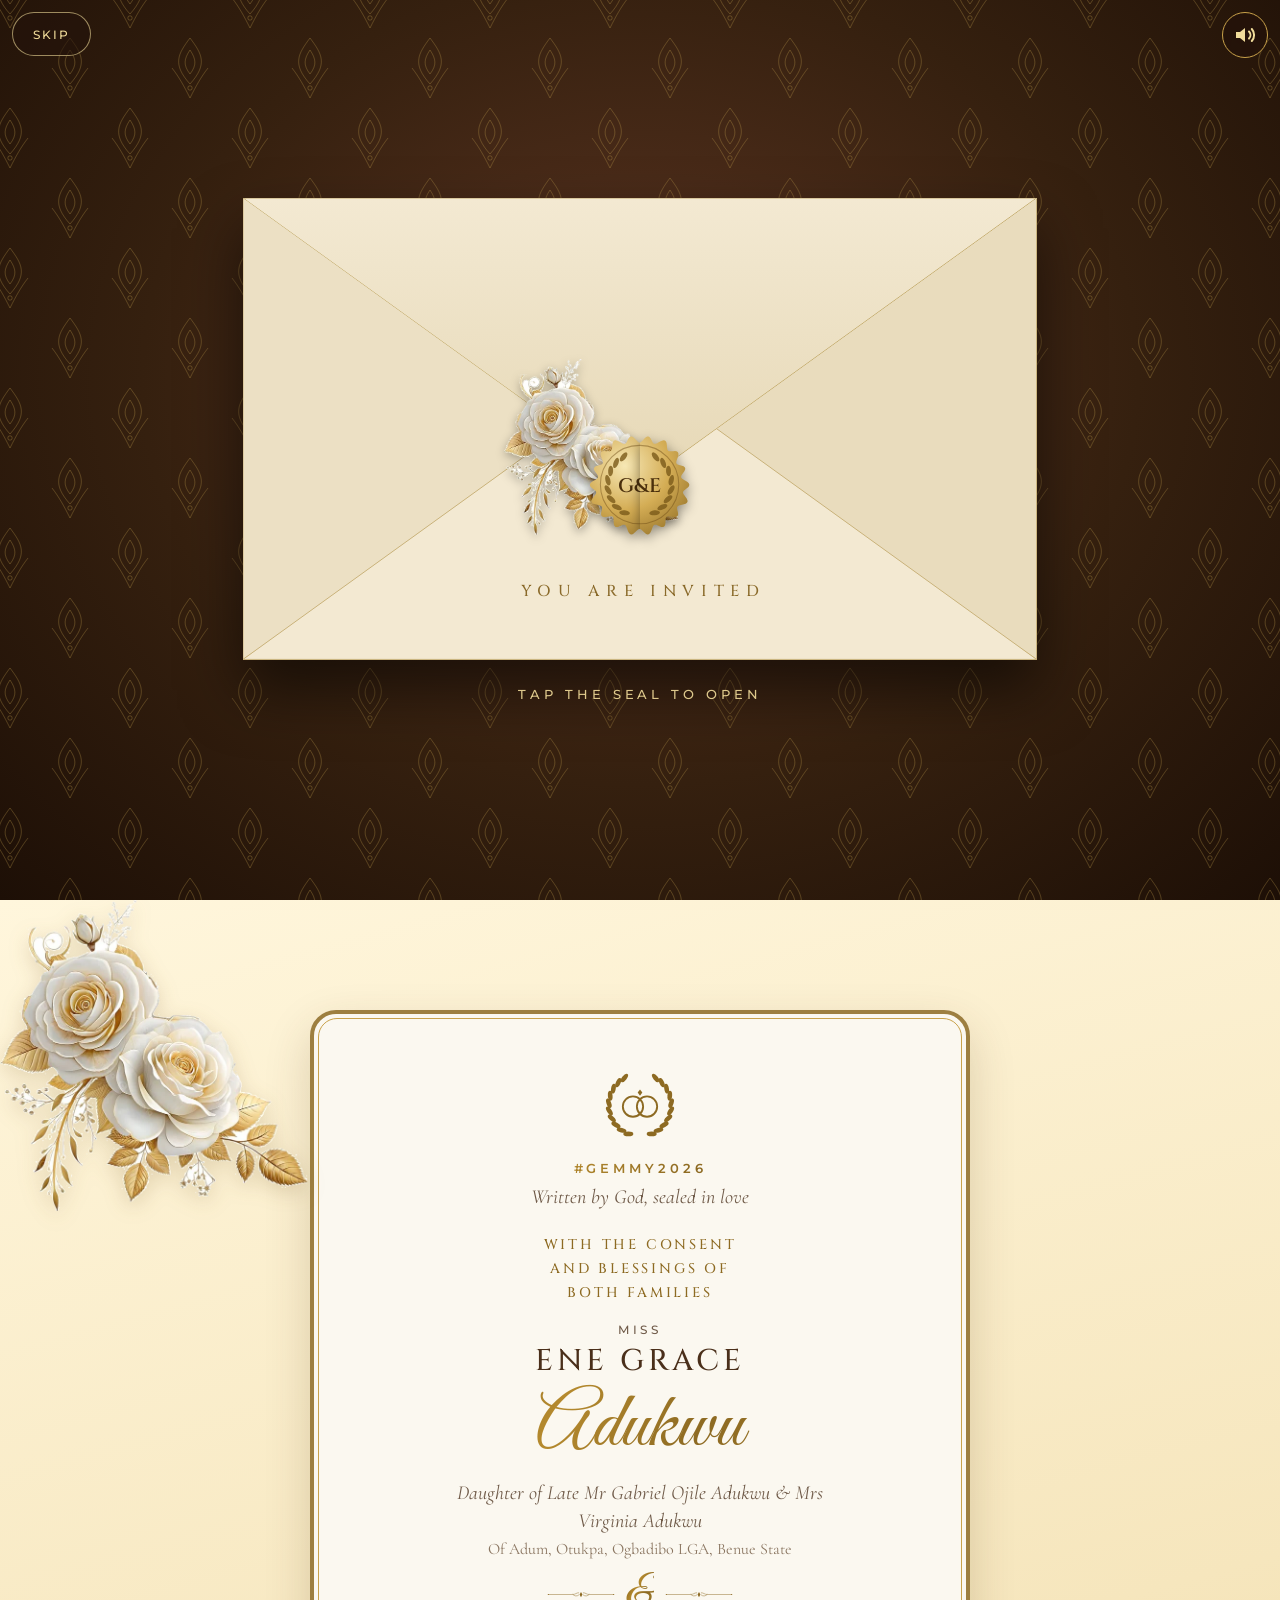
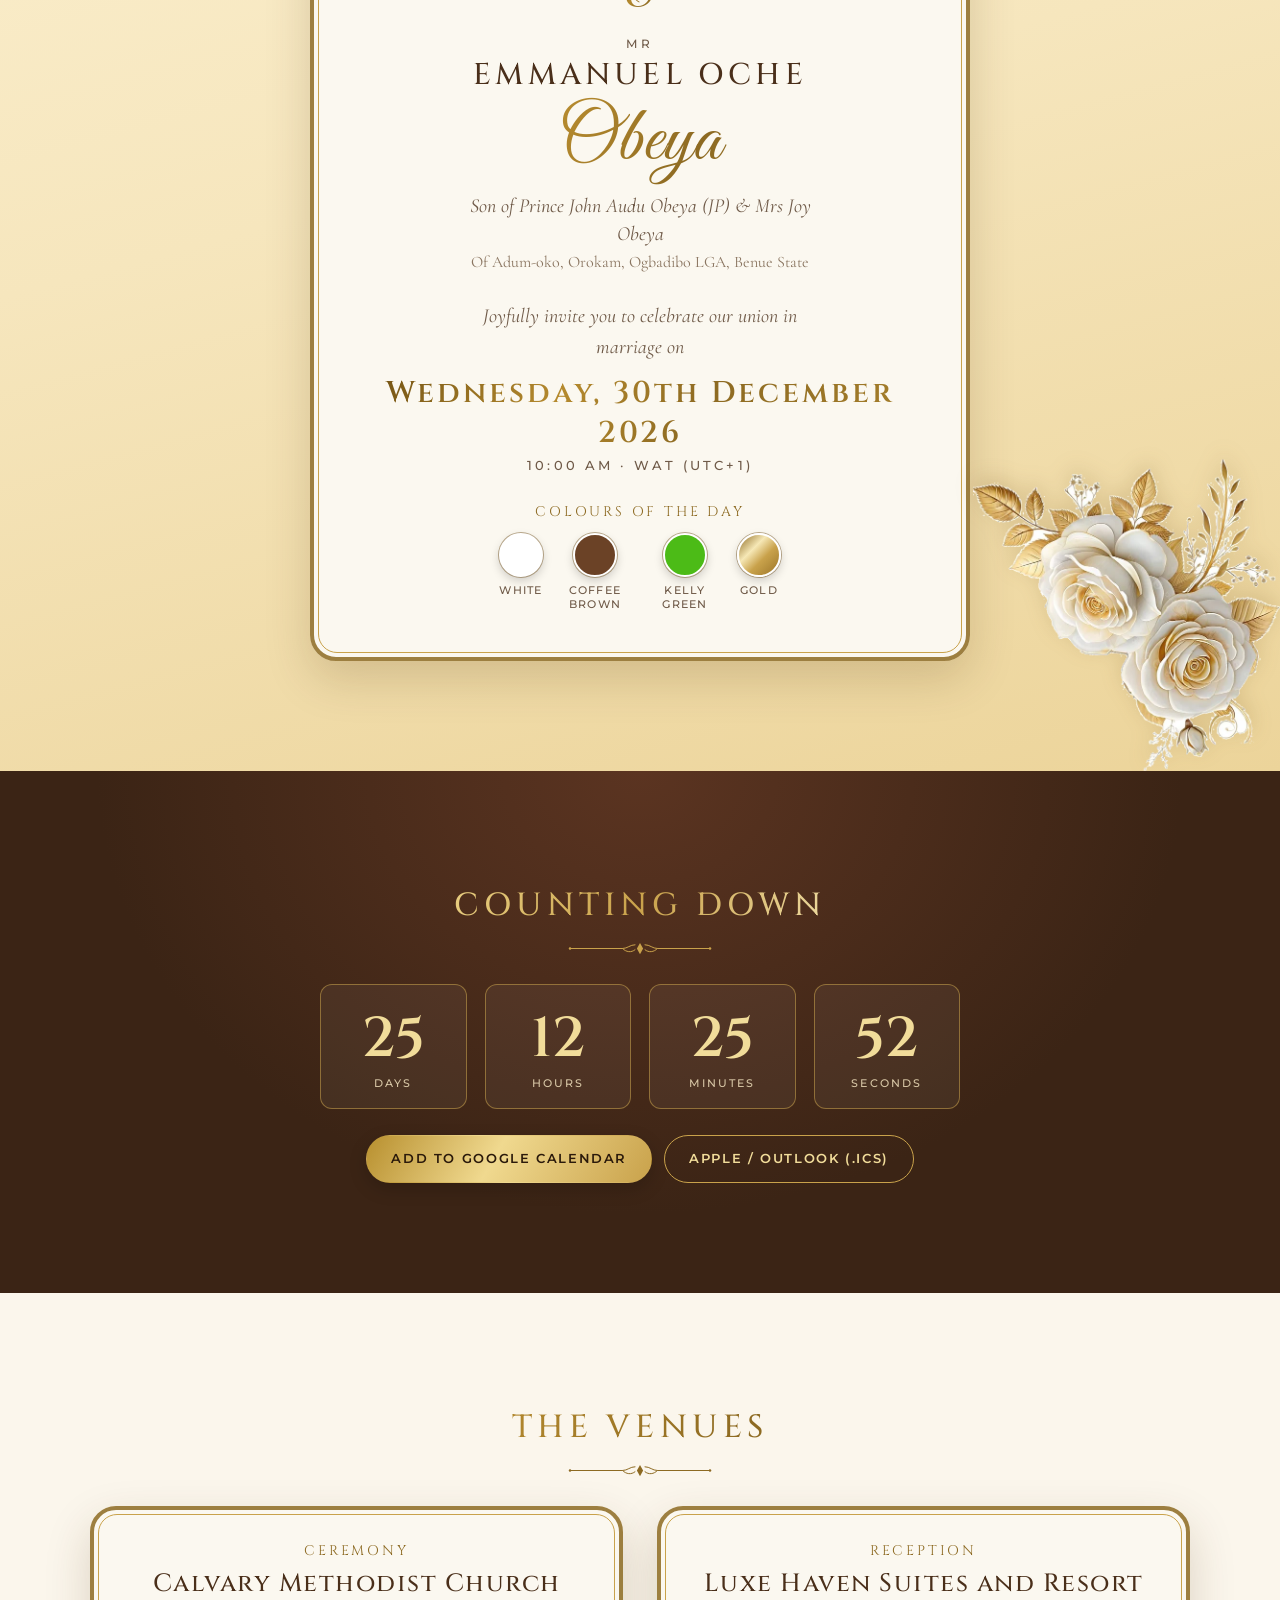
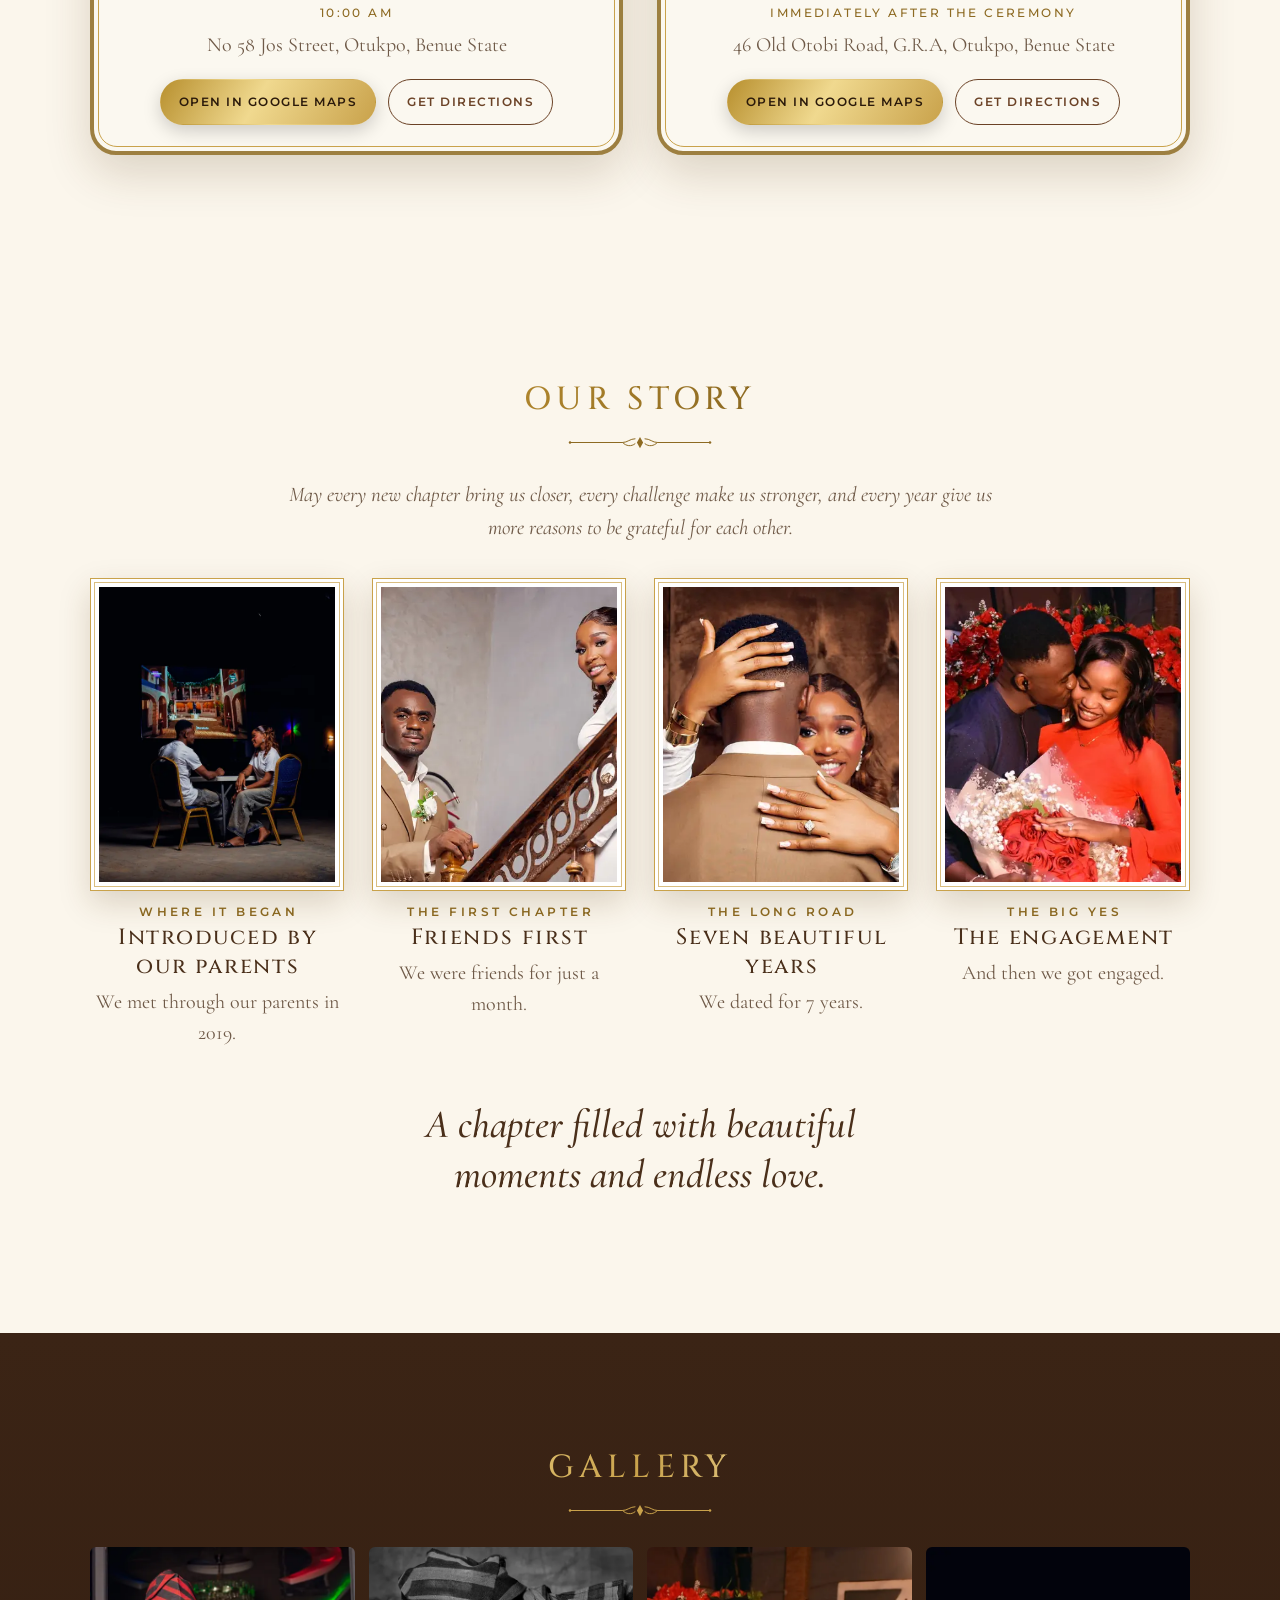
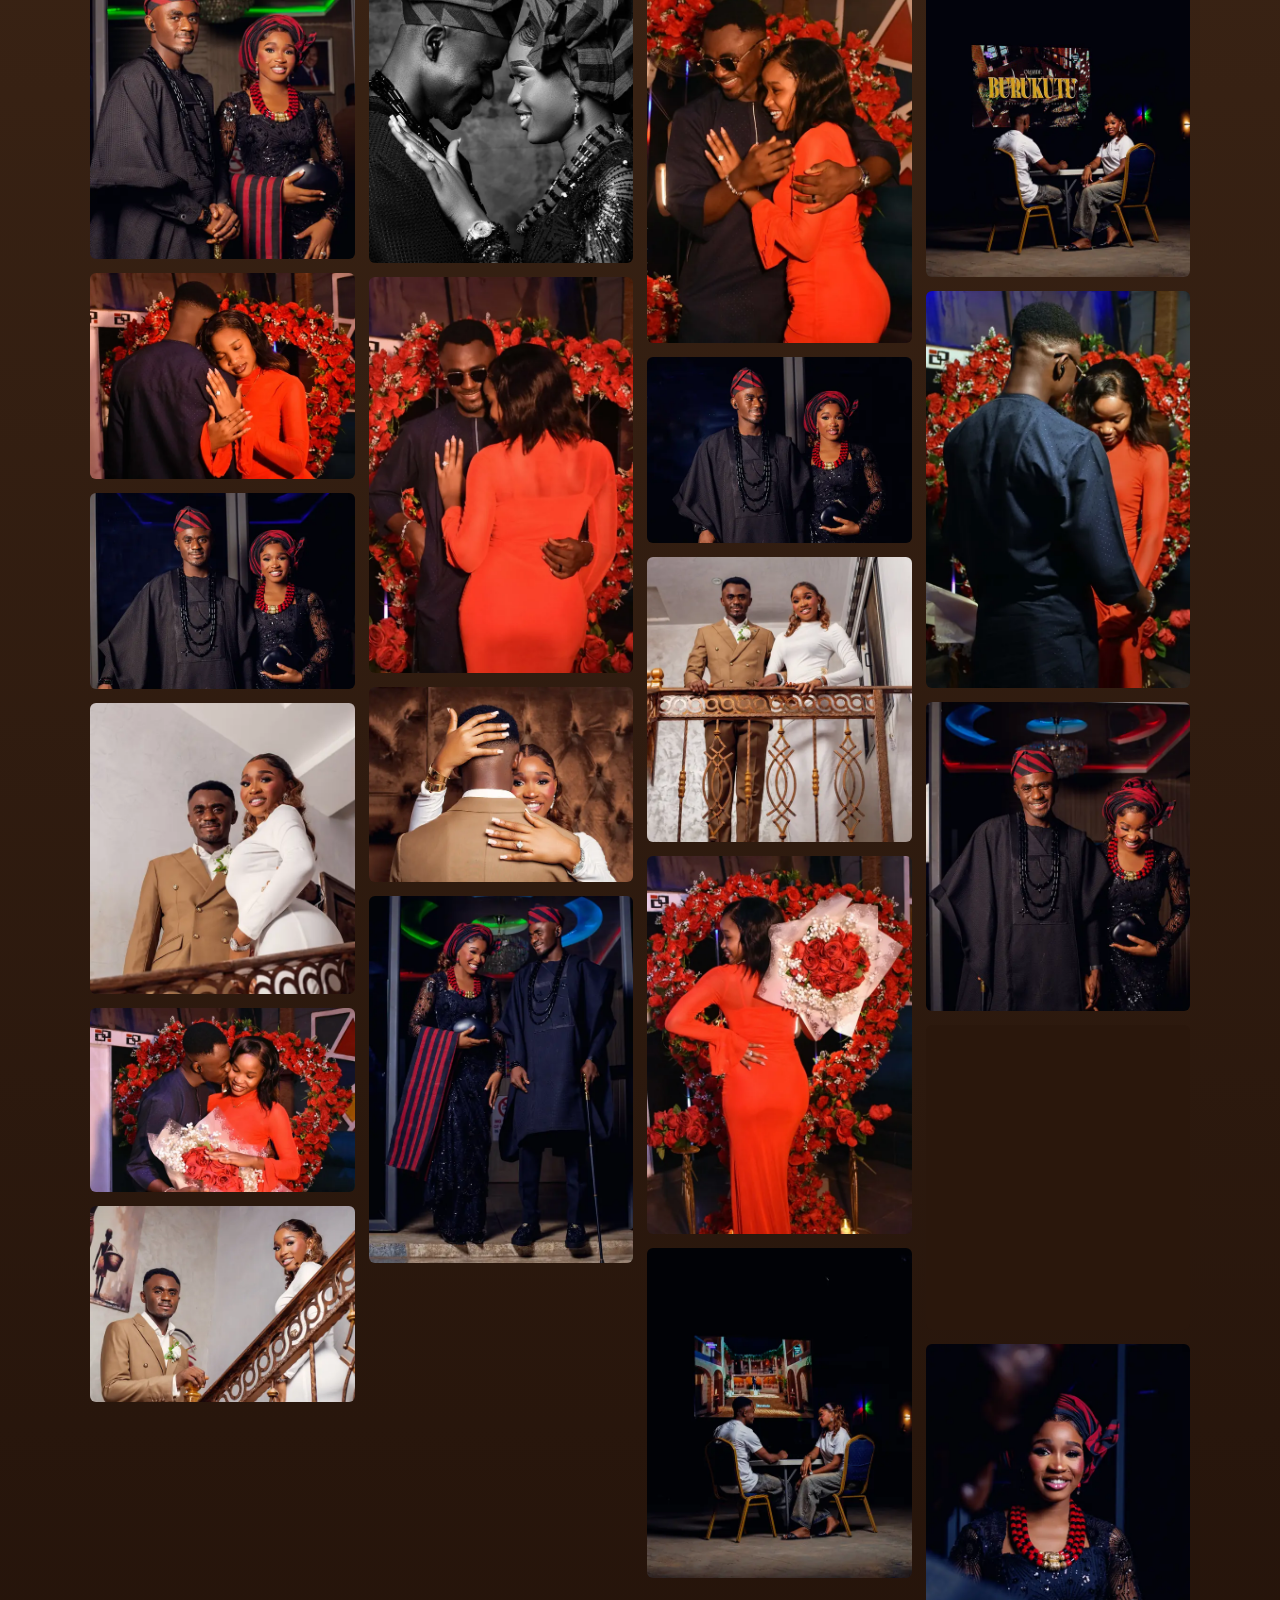
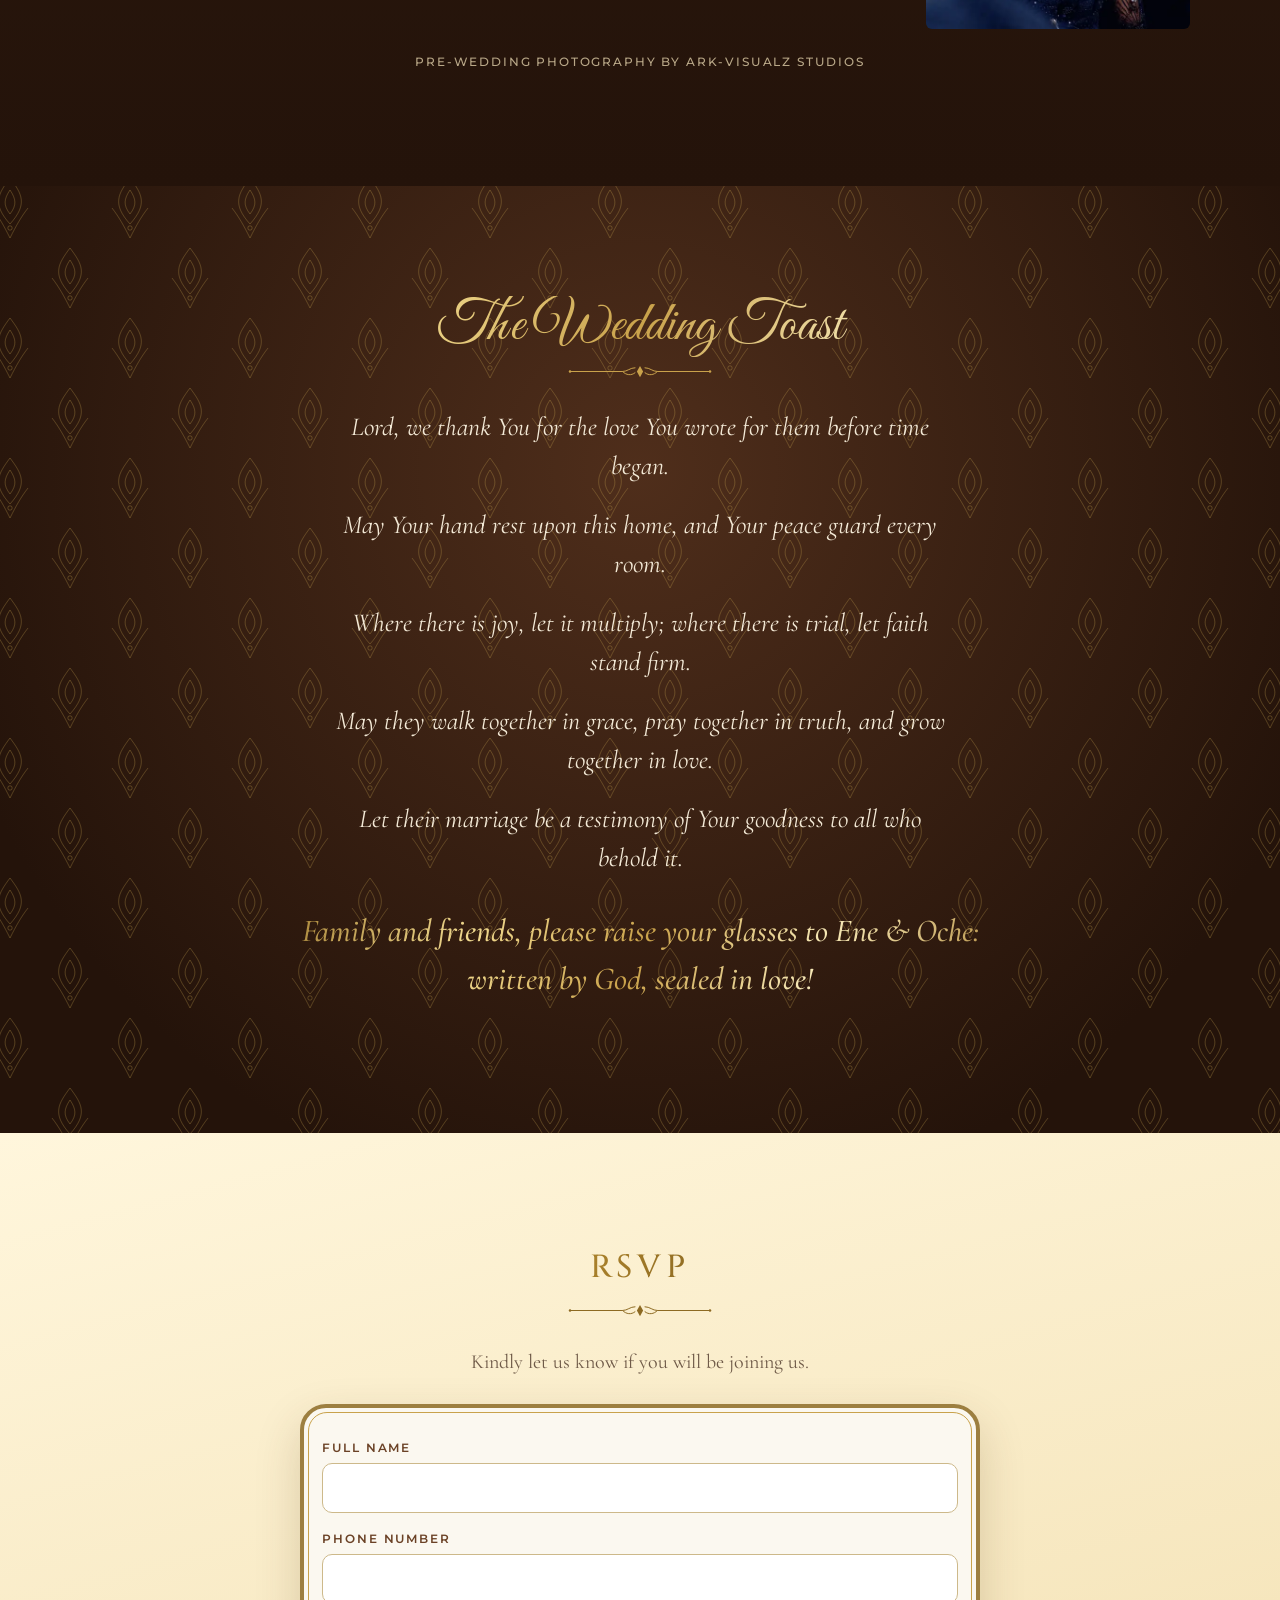
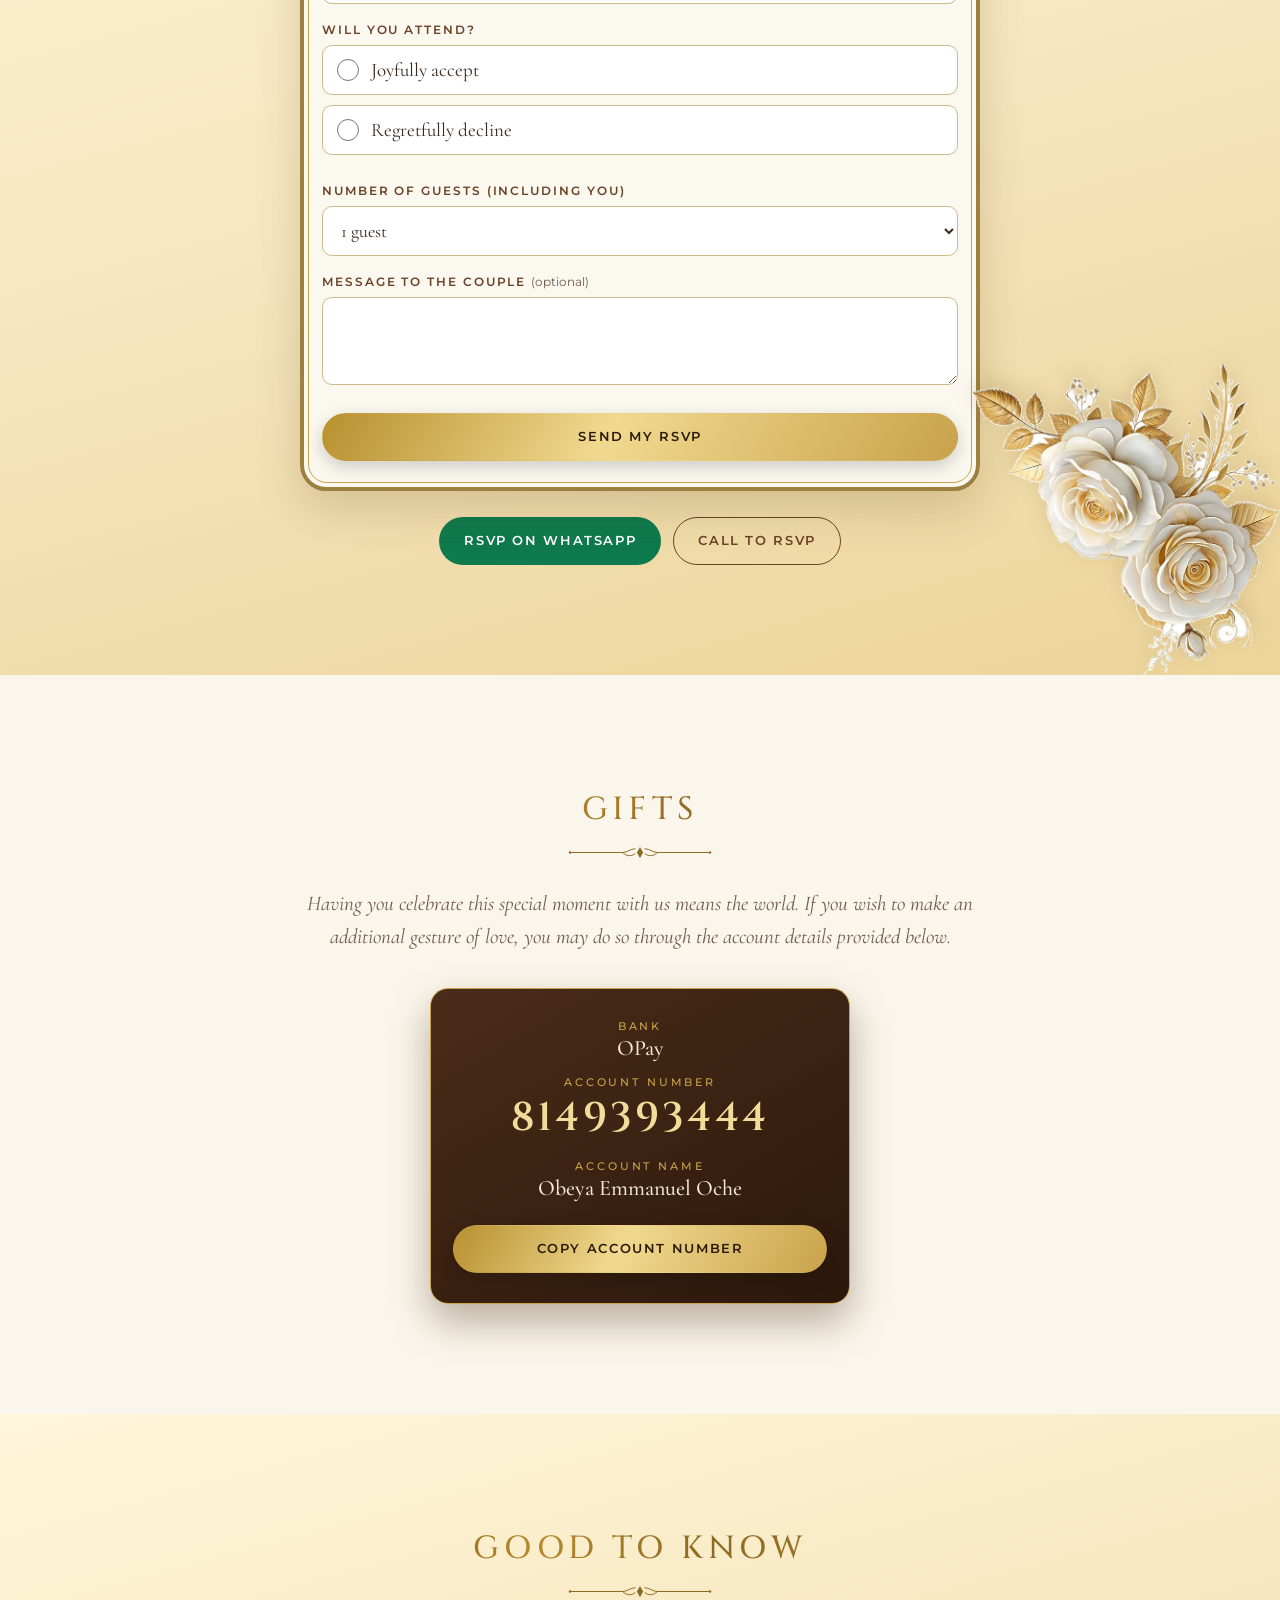
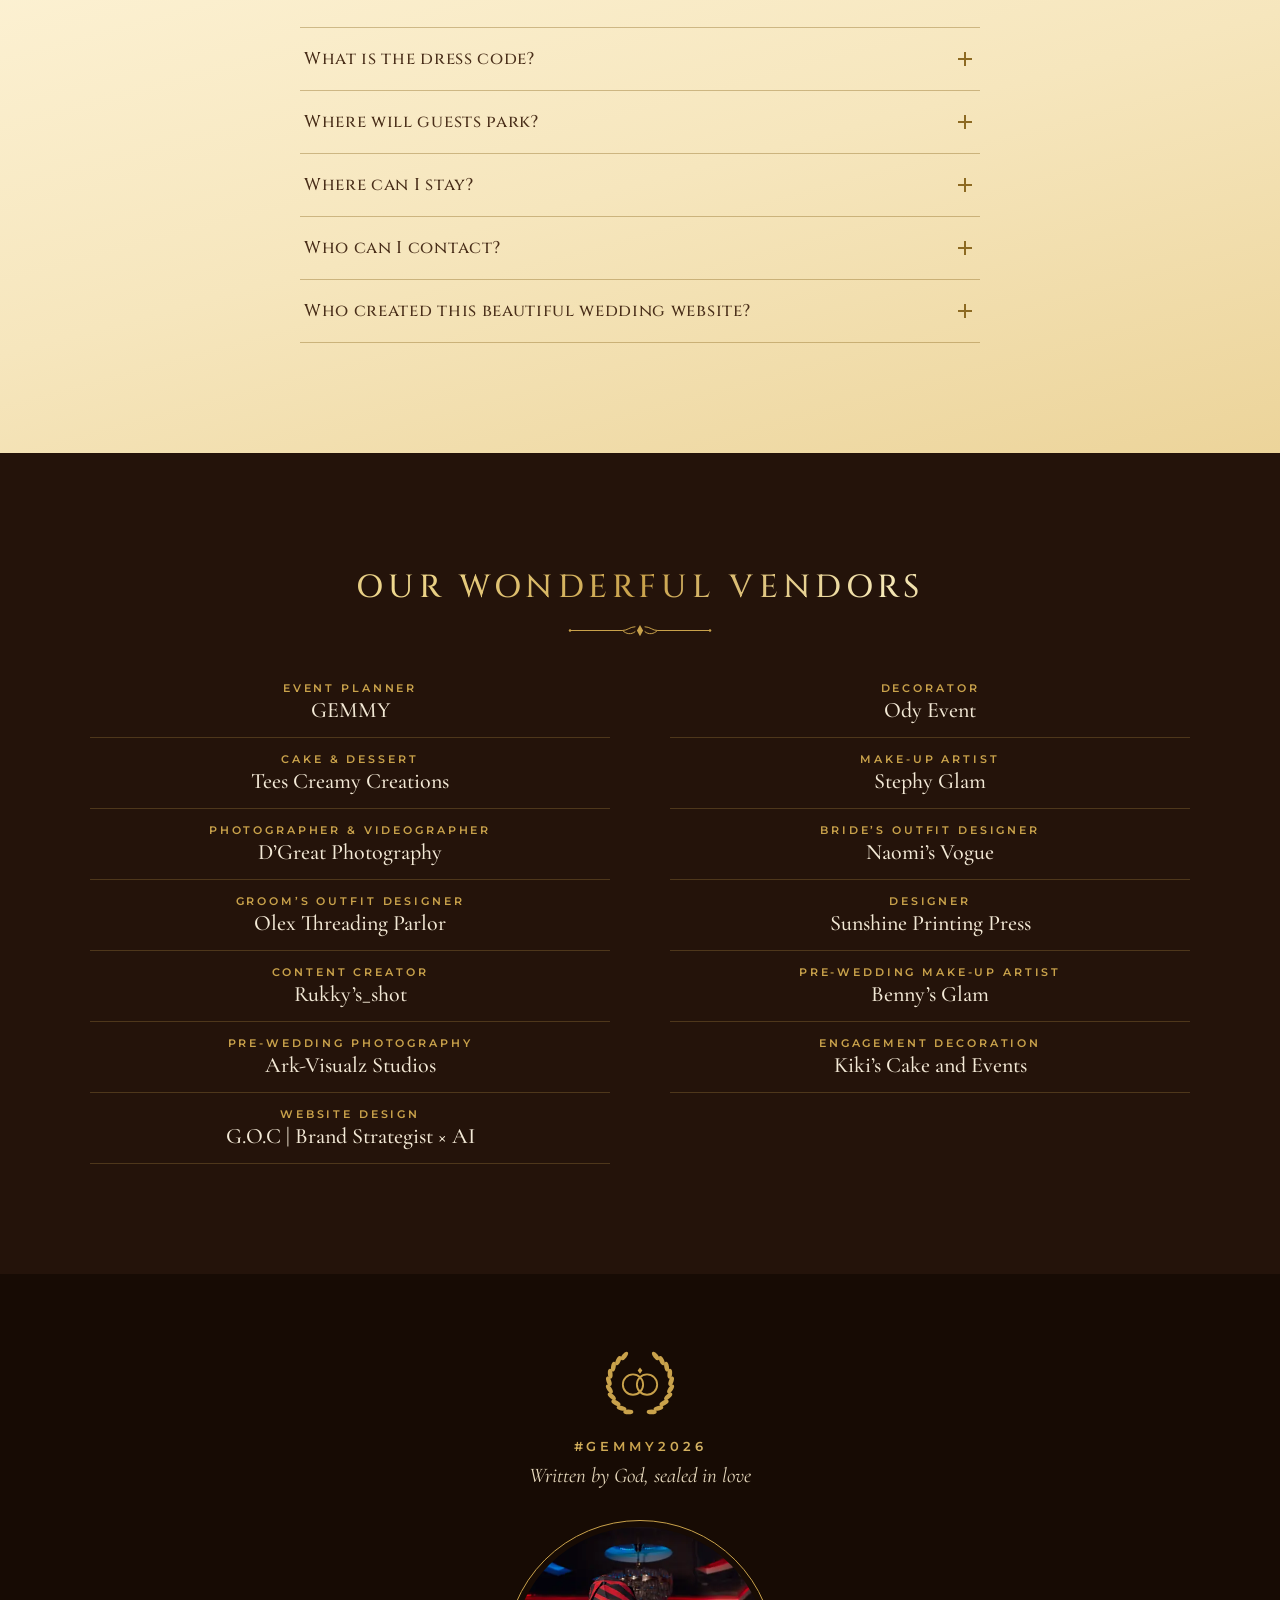
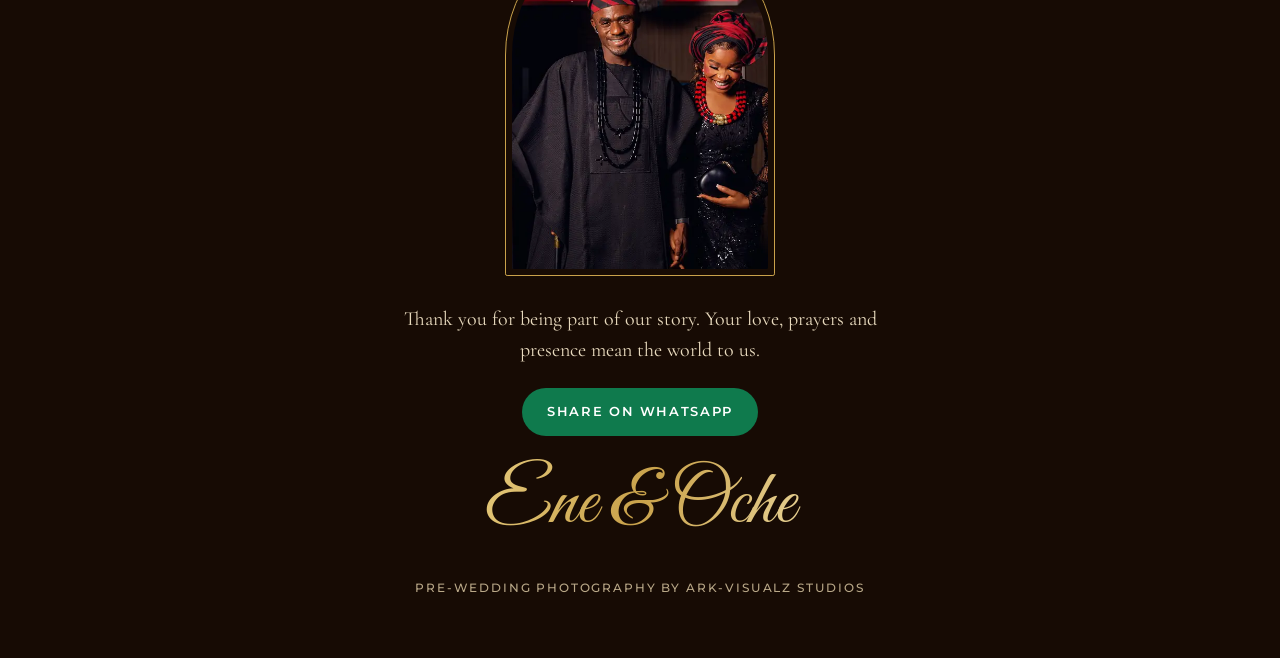
<file: index.html>
<!doctype html>
<html lang="en" class="no-js">
<head>
<meta charset="utf-8">
<meta name="viewport" content="width=device-width,initial-scale=1,viewport-fit=cover">
<title>Ene &amp; Oche | #GEMMY2026</title>
<meta name="description" content="You are invited to celebrate our union in marriage.">
<link rel="canonical" href="https://gocportfolio.github.io/premiumsample/">
<meta name="theme-color" content="#3b2415">

<meta property="og:type" content="website">
<meta property="og:site_name" content="Ene &amp; Oche">
<meta property="og:title" content="Ene &amp; Oche | #GEMMY2026">
<meta property="og:description" content="You are invited to celebrate our union in marriage.">
<meta property="og:url" content="https://gocportfolio.github.io/premiumsample/">
<meta property="og:image" content="https://gocportfolio.github.io/premiumsample/assets/og-image-2.jpg">
<meta property="og:image:width" content="1200">
<meta property="og:image:height" content="630">
<meta property="og:image:alt" content="A sealed cream envelope with a gold seal, G&amp;E, and the words You Are Invited">
<meta name="twitter:card" content="summary_large_image">
<meta name="twitter:title" content="Ene &amp; Oche | #GEMMY2026">
<meta name="twitter:description" content="You are invited to celebrate our union in marriage.">
<meta name="twitter:image" content="https://gocportfolio.github.io/premiumsample/assets/og-image-2.jpg">

<link rel="icon" href="assets/favicon.svg" type="image/svg+xml">
<link rel="preconnect" href="https://fonts.googleapis.com">
<link rel="preconnect" href="https://fonts.gstatic.com" crossorigin>
<link rel="preload" as="style" href="https://fonts.googleapis.com/css2?family=Cinzel:wght@400;500;600&family=Cormorant+Garamond:ital,wght@0,400;0,500;0,600;1,400;1,500&family=Great+Vibes&family=Montserrat:wght@400;500;600&display=swap" onload="this.onload=null;this.rel='stylesheet'">
<noscript><link rel="stylesheet" href="https://fonts.googleapis.com/css2?family=Cinzel:wght@400;500;600&family=Cormorant+Garamond:ital,wght@0,400;0,500;0,600;1,400;1,500&family=Great+Vibes&family=Montserrat:wght@400;500;600&display=swap"></noscript>
<link rel="preload" as="image" href="assets/envelope-card.webp" type="image/webp">
<link rel="preload" as="image" href="assets/hero-1.webp" type="image/webp">
<link rel="stylesheet" href="styles.css">
<script>document.documentElement.className='js';</script>
<script src="qr.js" defer></script>
<script src="script.js" defer></script>
</head>
<body>
<a class="skip-link" href="#main">Skip to the invitation</a>

<!-- shared SVG art, filled by script.js -->
<svg width="0" height="0" style="position:absolute" aria-hidden="true" focusable="false">
  <defs>
    <radialGradient id="goldG" cx=".35" cy=".3" r=".9"><stop offset="0" stop-color="#f6e7b4"/><stop offset=".5" stop-color="#d4ad55"/><stop offset="1" stop-color="#8d6a22"/></radialGradient>
    <symbol id="sealArt" viewBox="0 0 100 100">
      <path id="sealEdge" fill="url(#goldG)"/>
      <circle cx="50" cy="50" r="38" fill="none" stroke="#6b4a14" stroke-opacity=".45" stroke-width="1"/>
      <g id="sealLaurel" fill="#7b5a1a" fill-opacity=".8"></g>
      <text id="sealText" x="50" y="57" text-anchor="middle" font-family="Cinzel,Georgia,serif" font-size="19" font-weight="600" fill="#4a2f0c">G&amp;E</text>
    </symbol>
    <symbol id="ringsLogo" viewBox="0 0 100 100">
      <g id="logoLaurel" fill="currentColor"></g>
      <g fill="none" stroke="currentColor" stroke-width="2.4"><circle cx="41" cy="52" r="13"/><circle cx="59" cy="52" r="13"/></g>
      <path d="M50 30l3 4-3 4-3-4z" fill="currentColor"/>
    </symbol>
    <symbol id="jasmine" viewBox="0 0 120 130">
      <g>
        <path d="M30 118C26 84 32 52 46 22C62 52 62 88 30 118Z" fill="#4b5d2d"/>
        <path d="M30 118C42 90 46 62 46 22" stroke="#6f8348" stroke-width="1.2" fill="none"/>
        <path d="M62 112C84 100 100 78 106 60C86 62 66 80 62 112Z" fill="#5d7036"/>
        <path d="M20 122C8 108 4 90 8 72C24 84 28 104 20 122Z" fill="#3f4f25"/>
      </g>
      <g id="fl" fill="#fbf6e6" stroke="#e4d9b8" stroke-width=".8">
        <ellipse cx="0" cy="-15" rx="8" ry="15" transform="translate(78 34) rotate(0)"/>
        <ellipse cx="0" cy="-15" rx="8" ry="15" transform="translate(78 34) rotate(72)"/>
        <ellipse cx="0" cy="-15" rx="8" ry="15" transform="translate(78 34) rotate(144)"/>
        <ellipse cx="0" cy="-15" rx="8" ry="15" transform="translate(78 34) rotate(216)"/>
        <ellipse cx="0" cy="-15" rx="8" ry="15" transform="translate(78 34) rotate(288)"/>
        <circle cx="78" cy="34" r="4.2" fill="#e8c96e" stroke="none"/>
      </g>
      <g fill="#fbf6e6" stroke="#e4d9b8" stroke-width=".8" transform="translate(-26 52) scale(.78)">
        <ellipse cx="0" cy="-15" rx="8" ry="15" transform="translate(78 34) rotate(20)"/>
        <ellipse cx="0" cy="-15" rx="8" ry="15" transform="translate(78 34) rotate(92)"/>
        <ellipse cx="0" cy="-15" rx="8" ry="15" transform="translate(78 34) rotate(164)"/>
        <ellipse cx="0" cy="-15" rx="8" ry="15" transform="translate(78 34) rotate(236)"/>
        <ellipse cx="0" cy="-15" rx="8" ry="15" transform="translate(78 34) rotate(308)"/>
        <circle cx="78" cy="34" r="4.2" fill="#e8c96e" stroke="none"/>
      </g>
      <g fill="#fbf6e6" stroke="#e4d9b8" stroke-width=".8" transform="translate(-6 -4) scale(.5)">
        <ellipse cx="0" cy="-15" rx="8" ry="15" transform="translate(78 34) rotate(10)"/>
        <ellipse cx="0" cy="-15" rx="8" ry="15" transform="translate(78 34) rotate(82)"/>
        <ellipse cx="0" cy="-15" rx="8" ry="15" transform="translate(78 34) rotate(154)"/>
        <ellipse cx="0" cy="-15" rx="8" ry="15" transform="translate(78 34) rotate(226)"/>
        <ellipse cx="0" cy="-15" rx="8" ry="15" transform="translate(78 34) rotate(298)"/>
        <circle cx="78" cy="34" r="4.2" fill="#e8c96e" stroke="none"/>
      </g>
    </symbol>
  </defs>
</svg>

<!-- ============ ENVELOPE INTRO ============ -->
<div id="intro" class="intro" role="dialog" aria-modal="true" aria-label="Wedding invitation. Tap the seal to open.">
  <div class="intro-bg"></div>
  <div class="env-wrap">
    <div class="env" id="env">
      <div class="env-back"></div>
      <div class="env-card" id="envCard">
        <div class="env-card-in"><img src="assets/envelope-card.webp" width="780" height="910" alt="Ene and Oche"></div>
      </div>
      <div class="env-front">
        <svg viewBox="0 0 100 100" preserveAspectRatio="none" aria-hidden="true">
          <polygon points="0,0 52,40 0,100" class="pk pk-l"/>
          <polygon points="100,0 48,40 100,100" class="pk pk-r"/>
          <polygon points="0,100 50,38 100,100" class="pk pk-b"/>
        </svg>
        <p class="env-invited">YOU ARE INVITED</p>
        <p class="env-guest" id="introGuest" hidden></p>
      </div>
      <div class="env-flap" id="envFlap">
        <div class="flap-face flap-out"><svg viewBox="0 0 100 62" preserveAspectRatio="none" aria-hidden="true"><polygon points="0,0 100,0 50,62" /></svg></div>
        <div class="flap-face flap-in"></div>
      </div>
      <img class="jasmine" src="assets/flora-env.webp" width="480" height="485" alt="" aria-hidden="true">
      <button type="button" class="seal" id="seal" aria-label="Open the invitation">
        <span class="seal-half l"><svg viewBox="0 0 100 100" aria-hidden="true"><use href="#sealArt"/></svg></span>
        <span class="seal-half r"><svg viewBox="0 0 100 100" aria-hidden="true"><use href="#sealArt"/></svg></span>
      </button>
    </div>
    <p class="tap-hint" id="tapHint">Tap the seal to open</p>
  </div>
  <button type="button" class="skip" id="skip">Skip</button>
</div>

<button type="button" class="sound" id="sound" aria-label="Mute music" aria-pressed="false">
  <svg class="ic-on" viewBox="0 0 24 24" aria-hidden="true"><path d="M3 9v6h4l5 4V5L7 9H3z" fill="currentColor"/><g fill="none" stroke="currentColor" stroke-width="2" stroke-linecap="round"><path d="M16 8.5a5 5 0 010 7"/><path d="M18.8 6a9 9 0 010 12"/></g></svg>
  <svg class="ic-off" viewBox="0 0 24 24" aria-hidden="true"><path d="M3 9v6h4l5 4V5L7 9H3z" fill="currentColor"/><path d="M16 9l6 6m0-6l-6 6" fill="none" stroke="currentColor" stroke-width="2" stroke-linecap="round"/></svg>
</button>

<div id="page">
<main id="main" tabindex="-1">

  <!-- 1. HERO -->
  <section class="hero" id="top" aria-label="Welcome">
    <div class="hero-media" id="heroMedia" role="group" aria-roledescription="carousel" aria-label="Photos of the couple">
      <div class="hero-slides" id="heroSlides"></div>
      <div class="hero-shade" aria-hidden="true"></div>
      <div class="hero-dots" id="heroDots"></div>
    </div>
    <div class="hero-copy">
      <p class="eyebrow gold-text" data-cfg="couple.hashtag"></p>
      <h1 class="hero-names" tabindex="-1">
        <span class="script gold-text" data-cfg="couple.short.bride"></span>
        <span class="amp gold-text" aria-hidden="true">&amp;</span>
        <span class="script gold-text" data-cfg="couple.short.groom"></span>
      </h1>
      <p class="hero-theme" data-cfg="couple.tagline"></p>
      <p class="hero-date"><span data-cfg="d.dateShort"></span></p>
      <p class="hero-city" data-cfg="d.city"></p>
      <a class="scroll-cue" href="#invitation" aria-label="Scroll to the invitation"><span></span></a>
    </div>
  </section>

  <!-- 2. INVITATION CARD -->
  <section class="sec sec-cream invite" id="invitation" aria-labelledby="inviteHead">
    <img class="flora flora-tl" src="assets/flora.webp" alt="" width="640" height="647" loading="lazy" decoding="async">
    <img class="flora flora-br" src="assets/flora.webp" alt="" width="640" height="647" loading="lazy" decoding="async">
    <div class="wrap">
      <div class="card paper reveal">
        <svg class="logo" viewBox="0 0 100 100" aria-hidden="true"><use href="#ringsLogo"/></svg>
        <p class="eyebrow gold-text on-paper" data-cfg="couple.hashtag"></p>
        <p class="tagline" data-cfg="couple.tagline"></p>
        <p class="dear" id="cardGuest" hidden></p>
        <h2 class="small-caps" id="inviteHead">With the consent and blessings of both families</h2>

        <div class="person">
          <p class="title" data-cfg="bride.title"></p>
          <p class="given" data-cfg="bride.given"></p>
          <p class="surname script gold-text on-paper" data-cfg="bride.surname"></p>
          <p class="parents" data-cfg="bride.parents"></p>
          <p class="origin" data-cfg="bride.origin"></p>
        </div>
        <div class="amp-div" aria-hidden="true"><span class="swash"></span><b class="script gold-text on-paper">&amp;</b><span class="swash"></span></div>
        <div class="person">
          <p class="title" data-cfg="groom.title"></p>
          <p class="given" data-cfg="groom.given"></p>
          <p class="surname script gold-text on-paper" data-cfg="groom.surname"></p>
          <p class="parents" data-cfg="groom.parents"></p>
          <p class="origin" data-cfg="groom.origin"></p>
        </div>

        <p class="joyful">Joyfully invite you to celebrate our union in marriage on</p>
        <p class="when-date gold-text on-paper" data-cfg="d.dateLong"></p>
        <p class="when-time"><span data-cfg="d.time"></span> &middot; <span data-cfg="d.tzLabel"></span></p>

        <p class="small-caps colours-h">Colours of the Day</p>
        <ul class="swatches" id="cardSwatches"></ul>
      </div>
    </div>
  </section>

  <!-- 3. COUNTDOWN -->
  <section class="sec sec-dark count" id="countdown" aria-labelledby="countHead">
    <div class="wrap center">
      <h2 class="sec-title gold-text reveal" id="countHead">Counting Down</h2>
      <div class="swash gold-line reveal" aria-hidden="true"></div>
      <div class="cd reveal" id="cd" role="timer" aria-live="off">
        <div class="cd-box"><span class="cd-n" id="cdD">00</span><span class="cd-l">Days</span></div>
        <div class="cd-box"><span class="cd-n" id="cdH">00</span><span class="cd-l">Hours</span></div>
        <div class="cd-box"><span class="cd-n" id="cdM">00</span><span class="cd-l">Minutes</span></div>
        <div class="cd-box"><span class="cd-n" id="cdS">00</span><span class="cd-l">Seconds</span></div>
      </div>
      <p class="married script gold-text" id="married" hidden>We are married!</p>
      <div class="btn-row reveal">
        <a class="btn btn-gold" id="gcal" target="_blank" rel="noopener">Add to Google Calendar</a>
        <button type="button" class="btn btn-ghost" id="ics">Apple / Outlook (.ics)</button>
      </div>
    </div>
  </section>

  <!-- 4. VENUES -->
  <section class="sec sec-paper" id="venues" aria-labelledby="venueHead">
    <div class="wrap">
      <h2 class="sec-title gold-text on-paper center reveal" id="venueHead">The Venues</h2>
      <div class="swash gold-line on-paper reveal" aria-hidden="true"></div>
      <div class="venues" id="venueList"></div>
    </div>
  </section>

  <!-- 5. FATHER OF THE DAY -->
  <section class="sec sec-dark father" id="father" aria-label="Father of the Day" hidden>
    <div class="wrap center reveal">
      <p class="script gold-text fod-label" data-cfg="father.label"></p>
      <p class="fod-name" id="fodName"></p>
      <p class="fod-role" id="fodRole"></p>
    </div>
  </section>

  <!-- 6. STORY -->
  <section class="sec sec-paper" id="story" aria-labelledby="storyHead">
    <div class="wrap">
      <h2 class="sec-title gold-text on-paper center reveal" id="storyHead">Our Story</h2>
      <div class="swash gold-line on-paper reveal" aria-hidden="true"></div>
      <p class="lead center reveal" data-cfg="story.intro"></p>
      <ol class="timeline" id="timeline"></ol>
      <p class="closing center reveal" data-cfg="story.closing"></p>
    </div>
  </section>

  <!-- 7. GALLERY -->
  <section class="sec sec-dark gallery" id="gallery" aria-labelledby="galHead">
    <div class="wrap wide">
      <h2 class="sec-title gold-text center reveal" id="galHead">Gallery</h2>
      <div class="swash gold-line reveal" aria-hidden="true"></div>
      <div class="masonry" id="masonry"></div>
      <p class="credit center" data-cfg="credits.photo"></p>
    </div>
  </section>

  <!-- 8. TOAST -->
  <section class="sec sec-toast" id="toast" aria-labelledby="toastHead">
    <div class="wrap center">
      <h2 class="script gold-text toast-h reveal" id="toastHead">The Wedding Toast</h2>
      <div class="swash gold-line reveal" aria-hidden="true"></div>
      <div class="toast-lines" id="toastLines"></div>
    </div>
  </section>

  <!-- 9. RSVP -->
  <section class="sec sec-cream rsvp" id="rsvp" aria-labelledby="rsvpHead">
    <img class="flora flora-br" src="assets/flora.webp" alt="" width="640" height="647" loading="lazy" decoding="async">
    <div class="wrap">
      <h2 class="sec-title gold-text on-paper center reveal" id="rsvpHead">RSVP</h2>
      <div class="swash gold-line on-paper reveal" aria-hidden="true"></div>
      <p class="center sub reveal">Kindly let us know if you will be joining us.</p>
      <form class="paper form reveal" id="rsvpForm" novalidate>
        <div class="field">
          <label for="rName">Full name</label>
          <input id="rName" name="name" type="text" autocomplete="name" required aria-describedby="eName">
          <p class="err" id="eName" role="alert"></p>
        </div>
        <div class="field">
          <label for="rPhone">Phone number</label>
          <input id="rPhone" name="phone" type="tel" inputmode="tel" autocomplete="tel" required aria-describedby="ePhone">
          <p class="err" id="ePhone" role="alert"></p>
        </div>
        <fieldset class="field" aria-describedby="eAtt">
          <legend>Will you attend?</legend>
          <label class="opt"><input type="radio" name="attending" value="Joyfully accept"><span>Joyfully accept</span></label>
          <label class="opt"><input type="radio" name="attending" value="Regretfully decline"><span>Regretfully decline</span></label>
          <p class="err" id="eAtt" role="alert"></p>
        </fieldset>
        <div class="field" id="guestsField">
          <label for="rGuests">Number of guests (including you)</label>
          <select id="rGuests" name="guests"></select>
        </div>
        <div class="field">
          <label for="rMsg">Message to the couple <span class="opt-txt">(optional)</span></label>
          <textarea id="rMsg" name="message" rows="3" maxlength="500"></textarea>
        </div>
        <div class="hp" aria-hidden="true"><label>Leave this empty<input type="text" name="website" tabindex="-1" autocomplete="off"></label></div>
        <button type="submit" class="btn btn-gold btn-block" id="rSubmit">Send my RSVP</button>
        <p class="form-note" id="rNote" role="status" aria-live="polite"></p>
        <button type="button" class="btn-link" id="passAgain" hidden>I have already RSVP'd: show my entry pass</button>
      </form>
      <div class="rsvp-done paper" id="rsvpDone" hidden role="status" aria-live="polite" tabindex="-1">
        <svg class="check" viewBox="0 0 52 52" aria-hidden="true"><circle cx="26" cy="26" r="24" fill="none"/><path d="M14 27l8 8 16-17" fill="none"/></svg>
        <p class="done-h script gold-text on-paper" id="doneH">Thank you!</p>
        <p id="doneP"></p>
        <div class="pass" id="pass" hidden>
          <p class="pass-lead">Your entry pass</p>
          <div class="pass-qr" id="passQr"></div>
          <p class="pass-code" id="passCode"></p>
          <p class="pass-meta" id="passMeta"></p>
          <p class="pass-hint" id="passHint"></p>
          <button type="button" class="btn btn-gold" id="passSave">Save pass as image</button>
        </div>
      </div>
      <div class="btn-row reveal">
        <a class="btn btn-wa" id="waRsvp" target="_blank" rel="noopener">RSVP on WhatsApp</a>
        <a class="btn btn-ghost-dark" id="callRsvp">Call to RSVP</a>
      </div>
    </div>
  </section>

  <!-- 10. GIFTS -->
  <section class="sec sec-paper" id="gifts" aria-labelledby="giftHead">
    <div class="wrap center">
      <h2 class="sec-title gold-text on-paper reveal" id="giftHead">Gifts</h2>
      <div class="swash gold-line on-paper reveal" aria-hidden="true"></div>
      <p class="lead reveal" data-cfg="gifts.message"></p>
      <div class="bank reveal">
        <p class="bank-l">Bank</p><p class="bank-v" data-cfg="gifts.bank"></p>
        <p class="bank-l">Account number</p><p class="bank-acc" id="acct" data-cfg="gifts.account"></p>
        <p class="bank-l">Account name</p><p class="bank-v" data-cfg="gifts.name"></p>
        <button type="button" class="btn btn-gold btn-block" id="copyAcct">Copy account number</button>
      </div>
    </div>
  </section>

  <!-- 11. FAQ -->
  <section class="sec sec-cream faq" id="faq" aria-labelledby="faqHead">
    <div class="wrap">
      <h2 class="sec-title gold-text on-paper center reveal" id="faqHead">Good to Know</h2>
      <div class="swash gold-line on-paper reveal" aria-hidden="true"></div>
      <div class="acc reveal" id="acc"></div>
    </div>
  </section>

  <!-- 12. VENDORS -->
  <section class="sec sec-dark vendors" id="vendors" aria-labelledby="vendHead">
    <div class="wrap">
      <h2 class="sec-title gold-text center reveal" id="vendHead">Our Wonderful Vendors</h2>
      <div class="swash gold-line reveal" aria-hidden="true"></div>
      <ul class="vlist reveal" id="vlist"></ul>
    </div>
  </section>
</main>

<!-- 13. FOOTER -->
<footer class="foot" id="footer">
  <div class="wrap center">
    <svg class="logo" viewBox="0 0 100 100" aria-hidden="true"><use href="#ringsLogo"/></svg>
    <p class="eyebrow gold-text" data-cfg="couple.hashtag"></p>
    <p class="foot-tag" data-cfg="couple.tagline"></p>
    <div class="arch"><img id="footImg" alt="" width="560" height="654" loading="lazy" decoding="async"></div>
    <p class="thanks" data-cfg="footer.thanks"></p>
    <button type="button" class="btn btn-wa" id="shareWa">Share on WhatsApp</button>
    <p class="foot-names script gold-text"><span data-cfg="couple.short.bride"></span> &amp; <span data-cfg="couple.short.groom"></span></p>
    <p class="credit" data-cfg="credits.photo"></p>
  </div>
</footer>
</div>

<!-- LIGHTBOX -->
<div class="lb" id="lb" role="dialog" aria-modal="true" aria-label="Photo viewer" hidden>
  <button type="button" class="lb-x" id="lbClose" aria-label="Close photo viewer">&times;</button>
  <button type="button" class="lb-nav lb-prev" id="lbPrev" aria-label="Previous photo">&#8249;</button>
  <figure class="lb-fig"><img id="lbImg" alt=""><figcaption id="lbCap"></figcaption></figure>
  <button type="button" class="lb-nav lb-next" id="lbNext" aria-label="Next photo">&#8250;</button>
  <p class="lb-count" id="lbCount" aria-live="polite"></p>
</div>

<div class="toast" id="toastMsg" role="status" aria-live="polite"></div>

<noscript>
  <div class="noscript">
    <h1>Ene &amp; Oche</h1>
    <p>Together with their families, invite you to their wedding on Wednesday, 30th December 2026, 10:00 AM, Otukpo, Benue State.</p>
    <p>Please RSVP: <a href="tel:08035357663">0803 535 7663</a></p>
  </div>
</noscript>
</body>
</html>
</file>
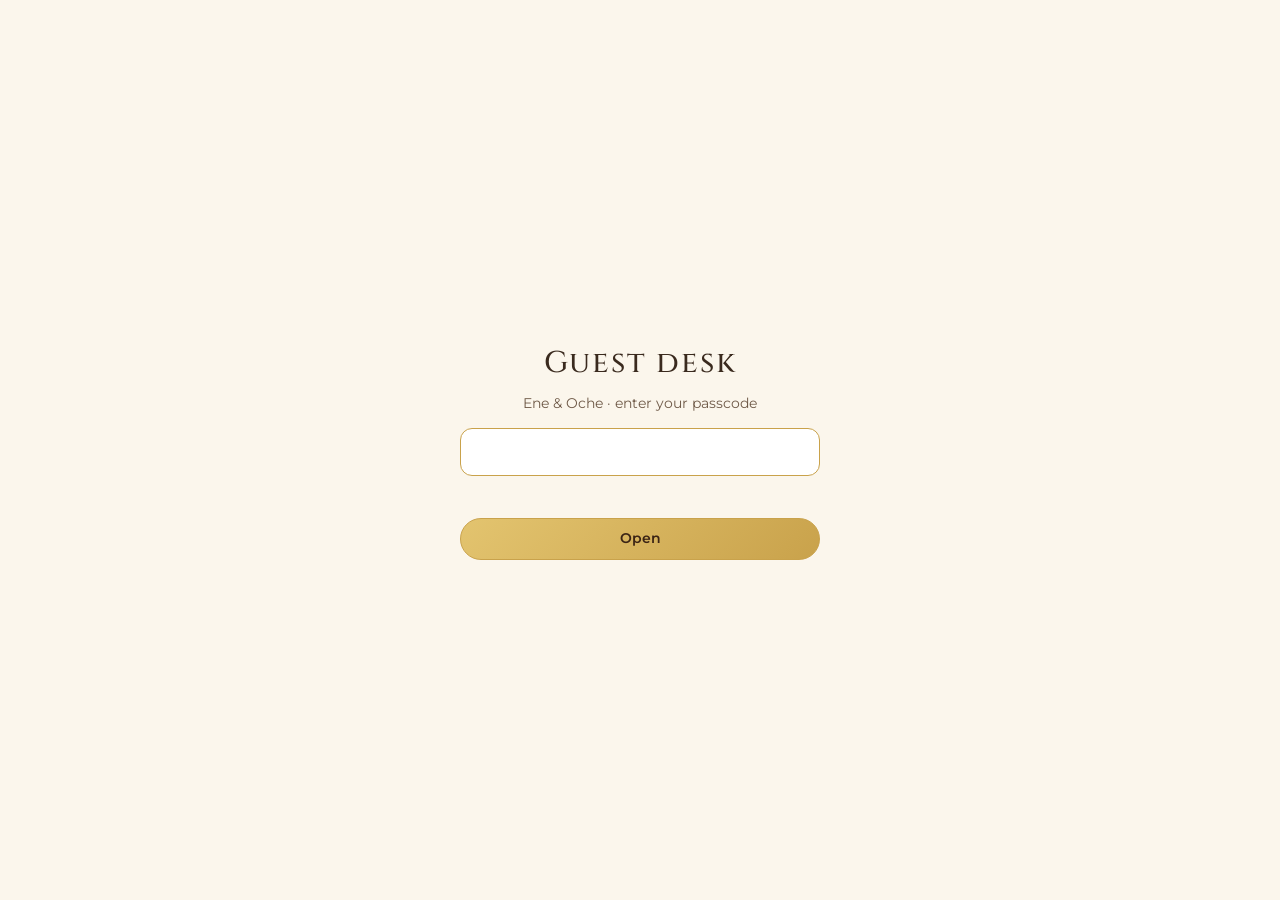
<file: admin.html>
<!doctype html>
<html lang="en"><head><meta charset="utf-8"><meta name="viewport" content="width=device-width,initial-scale=1">
<meta name="robots" content="noindex,nofollow"><title>Guest desk · Ene & Oche</title>
<link href="https://fonts.googleapis.com/css2?family=Cinzel:wght@500;600&family=Cormorant+Garamond:ital,wght@0,500;0,600;1,500&family=Great+Vibes&family=Montserrat:wght@400;500;600&display=swap" rel="stylesheet">
<style>
:root{--pink:#c9a24b;--pink-d:#8d6a22;--blush:#fbf6ec;--ink:#3a2a1e;--mut:#6f5a48;--line:#eadfc8;--ok:#2f7d0f;--warn:#e0a24a;--bad:#a8402e;--main:#3b2415;--coffee:#6b4226;--green:#4cbb17;
  --serif:'Cormorant Garamond',Georgia,serif;--caps:'Cinzel',Georgia,serif;--script:'Great Vibes',cursive;--sans:'Montserrat',system-ui,sans-serif}
*{box-sizing:border-box}body{margin:0;font:14px/1.55 var(--sans);color:var(--ink);background:linear-gradient(160deg,#fbf6ec,#f1e6cf)}
h1,h2,.big{font-family:var(--caps);font-weight:500;margin:0;letter-spacing:.06em}#nm{font:400 1.45em var(--script);color:var(--pink-d);letter-spacing:0}
button,input,select{font:inherit}button{cursor:pointer}[hidden]{display:none!important}
.app{display:grid;grid-template-columns:220px 1fr;min-height:100vh}
nav{background:var(--main);padding:22px 14px}
.logo{font:400 32px var(--script);color:#f1dc9a;padding:0 8px 22px;line-height:1.1}.logo small{display:block;font:400 11px var(--sans);letter-spacing:.2em;text-transform:uppercase;color:#cdb98a;margin-top:4px}
nav button{display:block;width:100%;text-align:left;border:0;background:none;padding:11px 12px;border-radius:10px;color:#d9c9a8;font-weight:500;margin-bottom:4px}
nav button.on{background:rgba(201,162,75,.2);color:#f1dc9a}
main{padding:26px clamp(16px,3vw,36px)}
header{display:flex;justify-content:space-between;gap:12px;flex-wrap:wrap;align-items:center;margin-bottom:22px}
header h1{font-size:28px}header p{margin:2px 0 0;color:var(--mut)}header b{color:var(--pink-d)}
.btn{border:1px solid var(--pink);background:#fff;color:var(--pink-d);padding:9px 18px;border-radius:999px;font-weight:500}
.btn.fill{background:linear-gradient(135deg,#e3c46f,#c9a24b);color:var(--main);border-color:var(--pink);font-weight:600}.btn.sm{padding:5px 12px;font-size:13px}.btn:disabled{opacity:.5}
.grid{display:grid;gap:16px;grid-template-columns:repeat(auto-fit,minmax(170px,1fr));margin-bottom:16px}
.card{background:#fff;border-radius:16px;padding:20px;box-shadow:0 6px 22px rgba(59,36,21,.1)}
.stat span{color:var(--mut);font-size:13px}.stat .big{font-size:34px;display:block;margin-top:2px}.stat i{font-style:normal;font-size:12px;color:var(--mut)}
.two{display:grid;gap:16px;grid-template-columns:1.1fr 1fr;margin-bottom:16px}
.cd{display:flex;gap:10px;margin-top:12px}.cd div{flex:1;background:var(--blush);border-radius:12px;padding:12px 4px;text-align:center}
.cd b{display:block;font:600 30px var(--caps)}.cd span{font-size:12px;color:var(--mut)}
.bar{height:10px;background:var(--blush);border-radius:9px;overflow:hidden;margin:12px 0 6px}.bar i{display:block;height:100%;background:var(--pink);width:0;transition:width .5s}
.tools{display:flex;gap:10px;flex-wrap:wrap;margin-bottom:14px}.tools input,.tools select{border:1px solid var(--line);border-radius:10px;padding:9px 12px;background:#fff}.tools input{flex:1;min-width:160px}
.tw{overflow-x:auto}table{width:100%;border-collapse:collapse;min-width:640px}th{text-align:left;font-size:12px;color:var(--mut);font-weight:500;padding:8px 10px;border-bottom:1px solid var(--line)}
td{padding:11px 10px;border-bottom:1px solid var(--line);vertical-align:middle}td small{color:var(--mut);display:block}
.tag{font-size:12px;padding:3px 10px;border-radius:99px;background:var(--blush);color:var(--pink-d);white-space:nowrap}.tag.ok{background:#e9f5df;color:var(--ok)}.tag.no{background:#f1ebe0;color:var(--mut)}
td .btn{margin-right:6px}.seat{width:112px;border:1px solid var(--line);border-radius:8px;padding:7px 9px;font:inherit;background:#fff;color:var(--ink)}
.scan{max-width:520px;margin:auto;text-align:center}video{width:100%;border-radius:14px;background:var(--main);aspect-ratio:1;object-fit:cover}
.res{margin-top:14px;padding:18px;border-radius:14px;font-size:18px;text-align:center}.res svg{width:76px;height:76px;display:block;margin:0 auto 10px;animation:pop .35s ease-out}@keyframes pop{from{transform:scale(.4);opacity:0}to{transform:scale(1);opacity:1}}@media(prefers-reduced-motion:reduce){.res svg{animation:none}}.res b{display:block;font:600 24px var(--caps)}
.res.ok{background:#e9f5df;color:#2a6a0e}.res.already{background:#fff3df;color:#8a5a14}.res.bad{background:#f8e4df;color:#8a3324}
.row{display:flex;gap:8px;margin-top:12px}.row input{flex:1;border:1px solid var(--line);border-radius:10px;padding:11px;text-transform:uppercase;letter-spacing:.08em}
#login{position:fixed;inset:0;background:var(--blush);display:grid;place-items:center;z-index:9}#login form{width:min(92vw,360px);text-align:center}
#login h1{font-size:30px;margin-bottom:6px}#login input{width:100%;margin:14px 0 10px;padding:12px;border:1px solid var(--pink);border-radius:12px}
.err{color:var(--bad);min-height:20px;margin:6px 0}
@media(max-width:860px){.app{display:block}nav{display:flex;gap:4px;padding:10px;overflow-x:auto}.logo{display:none}nav button{width:auto;white-space:nowrap;margin:0}.grid{grid-template-columns:1fr 1fr}.two{grid-template-columns:1fr}}
:focus-visible{outline:2px solid var(--pink-d);outline-offset:2px}
</style></head><body>
<div id="login"><form id="lf"><h1>Guest desk</h1><div style="color:var(--mut)">Ene &amp; Oche · enter your passcode</div>
<input id="key" type="password" autocomplete="current-password" aria-label="Passcode" required><div class="err" id="lerr" role="alert"></div><button class="btn fill" style="width:100%">Open</button></form></div>
<div class="app" id="app" hidden>
<nav><div class="logo">Ene &amp; Oche<small>Guest desk</small></div>
<button data-v="home" class="on">Dashboard</button><button data-v="guests">Guests</button><button data-v="scan">Check-in</button></nav>
<main>
<header><div><h1>Welcome back, <span id="nm"></span></h1><p>Your big day is <b id="days">…</b> days away</p></div>
<div><button class="btn" id="refresh">Refresh</button> <button class="btn fill" data-go="scan">Scan a pass</button></div></header>

<section id="v-home">
<div class="grid" id="stats"></div>
<div class="two">
<div class="card"><h2>Wedding countdown</h2><div class="cd" id="cd"></div><p style="color:var(--mut);margin:12px 0 0" id="when"></p></div>
<div class="card"><h2>Arrivals</h2><div class="big" style="font-size:34px;margin-top:10px" id="arr"></div><div class="bar"><i id="arrbar"></i></div><span style="color:var(--mut);font-size:13px" id="arrsub"></span></div>
</div></section>

<section id="v-guests" hidden><div class="card">
<div class="tools"><input id="q" placeholder="Search name, phone or code" aria-label="Search guests"><select id="f" aria-label="Filter"><option value="all">All responses</option><option value="yes">Attending</option><option value="no">Declined</option><option value="in">Checked in</option><option value="out">Not arrived yet</option><option value="noseat">No seat yet</option><option value="rem">Not reminded</option></select></div>
<div class="tw"><table><thead><tr><th>Guest</th><th>Party</th><th>Status</th><th>Seat</th><th>Entry code</th><th>Actions</th></tr></thead><tbody id="tb"></tbody></table></div></div></section>

<section id="v-scan" hidden><div class="card scan"><h2>Check in a guest</h2><p style="color:var(--mut)">Point the camera at the guest's QR code, or type the code.</p>
<video id="vid" playsinline muted hidden></video>
<p id="camst" role="status" aria-live="polite" style="color:var(--mut);margin:10px 0 0"></p>
<div class="row"><button class="btn fill" id="cam" style="flex:none">Start camera</button><input id="code" placeholder="GE-XXXXXXXX" aria-label="Guest code"><button class="btn" id="go">Check in</button></div>
<div id="res" role="status" aria-live="assertive"></div></div></section>
</main></div>
<script>
const CFG={names:'Ene & Oche',endpoint:'https://script.google.com/macros/s/AKfycbzQh8qhebkDvs91L0NLTnjCUGn0Slw_s5b8lajfSkPch6_N6OleUHJ47LNYH8kLEwlL/exec',
 startISO:'2026-12-30T10:00:00+01:00',venue:'Otukpo, Benue State',site:'https://gocportfolio.github.io/premiumsample/',countryCode:'234'};
const $=s=>document.querySelector(s),$$=s=>[...document.querySelectorAll(s)];
let key=sessionStorage.getItem('gk')||'',role='',guests=[],stream=null,busy=false;
const esc=s=>String(s??'').replace(/[&<>"]/g,c=>({'&':'&amp;','<':'&lt;','>':'&gt;','"':'&quot;'}[c]));
const api=async(a,p={})=>{const u=new URL(CFG.endpoint);u.search=new URLSearchParams({action:a,key,...p});const r=await fetch(u);return r.json();};
const START=new Date(CFG.startISO);$('#nm').textContent=CFG.names;
$('#when').textContent=START.toLocaleString('en-GB',{dateStyle:'full',timeStyle:'short',timeZone:'Africa/Lagos'})+' · '+CFG.venue;

async function login(k){key=k;$('#lerr').textContent='';try{const r=await api('auth');if(!r.ok)throw 0;role=r.role;sessionStorage.setItem('gk',k);
 $('#login').hidden=true;$('#app').hidden=false;if(role!=='admin'){$$('[data-v=home],[data-v=guests],#refresh').forEach(e=>e.hidden=true);show('scan');}else{show('home');load();}}
 catch(e){sessionStorage.removeItem('gk');$('#login').hidden=false;$('#lerr').textContent='That passcode did not work, or the guest list is unreachable.';}}
$('#lf').onsubmit=e=>{e.preventDefault();login($('#key').value.trim());};
function show(v){$$('section').forEach(s=>s.hidden=s.id!=='v-'+v);$$('nav button').forEach(b=>b.classList.toggle('on',b.dataset.v===v));if(v!=='scan')stopCam();}
$$('nav button').forEach(b=>b.onclick=()=>show(b.dataset.v));$$('[data-go]').forEach(b=>b.onclick=()=>show(b.dataset.go));

setInterval(tick,1000);function tick(){const d=Math.max(0,START-Date.now()),s=Math.floor(d/1e3);
 $('#days').textContent=Math.ceil(d/864e5);$('#cd').innerHTML=[['Days',s/86400],['Hours',s%86400/3600],['Minutes',s%3600/60],['Seconds',s%60]].map(([l,n])=>`<div><b>${String(Math.floor(n)).padStart(2,'0')}</b><span>${l}</span></div>`).join('');}tick();

async function load(){try{const r=await api('list');if(!r.ok)throw 0;guests=r.rows;render();}catch(e){$('#tb').innerHTML='<tr><td colspan=6>Could not load the guest list. Check your connection and press Refresh.</td></tr>';}}
$('#refresh').onclick=load;
function stats(){const yes=guests.filter(g=>g.attending==='Joyfully accept'),sum=a=>a.reduce((n,g)=>n+(+g.guests||0),0),inn=yes.filter(g=>g.checkedIn);
 return{yes,exp:sum(yes),no:guests.length-yes.length,inn,arr:sum(inn),rem:yes.filter(g=>g.reminded).length,seated:yes.filter(g=>g.seat).length};}
function head(){const s=stats();
 $('#stats').innerHTML=[['Responses',guests.length,'RSVPs received'],['Attending',s.exp,`guests from ${s.yes.length} RSVPs`],['Declined',s.no,'RSVPs'],['Seated',s.seated,`of ${s.yes.length} attending RSVPs`],['Reminded',s.rem,`of ${s.yes.length} attending`]].map(([a,b,c])=>`<div class="card stat"><span>${a}</span><b class="big">${b}</b><i>${c}</i></div>`).join('');
 $('#arr').textContent=`${s.arr} of ${s.exp} guests`;$('#arrbar').style.width=(s.exp?Math.min(100,s.arr/s.exp*100):0)+'%';$('#arrsub').textContent=`${s.inn.length} of ${s.yes.length} RSVPs checked in`;}
function render(){head();rows();}
const phone=p=>{p=String(p).replace(/\D/g,'');return p.startsWith('0')?CFG.countryCode+p.slice(1):p;};
function rows(){const q=$('#q').value.toLowerCase(),f=$('#f').value;
 const list=guests.filter(g=>{const y=g.attending==='Joyfully accept';
  if(q&&!(g.name+g.phone+g.code+g.seat).toLowerCase().includes(q))return false;
  return f==='all'||(f==='yes'&&y)||(f==='no'&&!y)||(f==='in'&&g.checkedIn)||(f==='out'&&y&&!g.checkedIn)||(f==='rem'&&y&&!g.reminded)||(f==='noseat'&&y&&!g.seat);}).reverse();
 $('#tb').innerHTML=list.map(g=>{const y=g.attending==='Joyfully accept';
  return `<tr><td><b>${esc(g.name)}</b><small>${esc(g.phone)}</small></td><td>${y?esc(g.guests):'–'}</td>
  <td><span class="tag ${g.checkedIn?'ok':y?'':'no'}">${g.checkedIn?'Checked in':y?'Attending':'Declined'}</span>${g.reminded?'<small>Reminded</small>':''}</td>
  <td>${y?`<input class="seat" data-s="${g.id}" value="${esc(g.seat)}" placeholder="e.g. Table 4" maxlength="30" aria-label="Seat for ${esc(g.name)}">`:'–'}</td><td>${esc(g.code)||'–'}</td><td>${y?`<button class="btn sm" data-r="${g.id}">${g.reminded?'Remind again':'Send reminder'}</button>${g.checkedIn?'':`<button class="btn sm" data-c="${esc(g.code)}">Check in</button>`}`:''}</td></tr>`;}).join('')||'<tr><td colspan=6>No guests match.</td></tr>';}
$('#q').oninput=rows;$('#f').onchange=rows;
$('#tb').onchange=async e=>{const id=e.target.dataset.s;if(!id)return;const g=guests.find(x=>x.id==id),v=e.target.value.trim();e.target.disabled=true;
 try{const x=await api('seat',{row:id,seat:v});if(x.ok){g.seat=x.seat;e.target.value=x.seat;head();}else throw 0;}catch(err){e.target.value=g.seat||'';alert('Could not save the seat. Try again.');}e.target.disabled=false;};
$('#tb').onclick=async e=>{const r=e.target.dataset.r,c=e.target.dataset.c;
 if(r){const g=guests.find(x=>x.id==r),first=g.name.split(' ')[0],link=CFG.site+'?guest='+encodeURIComponent(g.name);
  const t=`Hello ${first}! A warm reminder of the wedding of ${CFG.names} on ${START.toLocaleDateString('en-GB',{dateStyle:'full',timeZone:'Africa/Lagos'})} at ${START.toLocaleTimeString('en-GB',{timeStyle:'short',timeZone:'Africa/Lagos'})}, ${CFG.venue}. Please bring your entry pass (QR code) from the invitation: ${link}  Your code: ${g.code}.${g.seat?` Your seat: ${g.seat}.`:''} We cannot wait to celebrate with you!`;
  window.open(`https://wa.me/${phone(g.phone)}?text=${encodeURIComponent(t)}`,'_blank','noopener');
  const x=await api('remind',{row:r});if(x.ok){g.reminded=x.at;render();}}
 if(c){const x=await api('checkin',{code:c});if(x.status==='checked'||x.status==='already'){await load();}else alert('Could not check in this guest.');}};

const ico=(c,d)=>`<svg viewBox="0 0 52 52" aria-hidden="true"><circle cx="26" cy="26" r="24" fill="${c}"/><path d="${d}" fill="none" stroke="#fff" stroke-width="4.5" stroke-linecap="round" stroke-linejoin="round"/></svg>`;
const ICON={ok:ico('#2f9a12','M14 27l8 8 16-17'),already:ico('#d58a1f','M17 17l18 18M35 17L17 35'),bad:ico('#c0392b','M17 17l18 18M35 17L17 35')};
function result(x){const el=$('#res');const m={checked:['ok','Welcome'],already:['already','Already checked in'],notfound:['bad','Code not found']}[x.status]||['bad','Something went wrong'];
 el.className='res '+m[0];el.innerHTML=ICON[m[0]]+`<b>${m[1]}</b>`+(x.name?`${esc(x.name)} · admits ${esc(x.guests)}`+(x.status==='already'?`<br>First scanned ${new Date(x.at).toLocaleTimeString('en-GB',{timeStyle:'short'})}`:''):'Check the code or search the guest by name.')+(x.name?`<br><strong style="font:500 26px var(--caps)">${x.seat?'Seat: '+esc(x.seat):'No seat assigned yet'}</strong>`:'');navigator.vibrate&&navigator.vibrate(x.status==='checked'?80:[60,60,60]);}
async function submit(code){if(busy)return;busy=true;try{result(await api('checkin',{code}));if(role==='admin')load();}catch(e){result({status:'error'});}busy=false;}
$('#go').onclick=()=>{const c=$('#code').value.trim();if(c)submit(c);$('#code').value='';};$('#code').onkeydown=e=>{if(e.key==='Enter')$('#go').click();};
function stopCam(){if(stream){stream.getTracks().forEach(t=>t.stop());stream=null;}$('#vid').hidden=true;$('#cam').textContent='Start camera';$('#camst').textContent='';}
const loadJsQR=()=>window.jsQR?Promise.resolve():new Promise((ok,no)=>{const u=['https://cdnjs.cloudflare.com/ajax/libs/jsQR/1.4.0/jsQR.min.js','https://cdn.jsdelivr.net/npm/jsqr@1.4.0/dist/jsQR.js'];let i=0;
 (function next(){if(i>=u.length)return no();const s=document.createElement('script');s.src=u[i++];s.onload=()=>window.jsQR?ok():next();s.onerror=next;document.head.appendChild(s);})();});
$('#cam').onclick=async()=>{if(stream)return stopCam();const st=$('#camst');
 if(!navigator.mediaDevices?.getUserMedia||!window.isSecureContext){st.textContent='The camera only works on the secure https address of this page, not on a file opened from your computer. You can still type the code below.';return;}
 try{stream=await navigator.mediaDevices.getUserMedia({video:{facingMode:{ideal:'environment'},width:{ideal:1280},height:{ideal:720}}});}
 catch(e){st.textContent=e.name==='NotAllowedError'?'The camera is blocked. Click the camera icon in the address bar, allow access, then press Start camera again.':e.name==='NotFoundError'?'No camera was found on this device. Type the code below instead.':'The camera could not start ('+e.name+'). Close any other app using the camera and try again.';return;}
 const v=$('#vid');v.srcObject=stream;v.hidden=false;try{await v.play();}catch(e){}$('#cam').textContent='Stop camera';
 let det=null;try{if(window.BarcodeDetector&&(await BarcodeDetector.getSupportedFormats()).includes('qr_code'))det=new BarcodeDetector({formats:['qr_code']});}catch(e){}
 if(!det){st.textContent='Loading the scanner…';try{await loadJsQR();}catch(e){stopCam();st.textContent='The scanner could not load. Check the internet connection or an ad blocker, or type the code below instead.';return;}}
 st.textContent='Looking for a QR code. Hold the pass steady, about 20 to 30 cm from the camera, with the phone screen brightness turned up.';
 const cv=document.createElement('canvas'),cx=cv.getContext('2d',{willReadFrequently:true});let last='',lt=0;
 (async function loop(){if(!stream)return;let t='';
  try{if(det){const r=await det.detect(v);t=r[0]?.rawValue||'';}
   else if(v.videoWidth){cv.width=v.videoWidth;cv.height=v.videoHeight;cx.drawImage(v,0,0);t=jsQR(cx.getImageData(0,0,cv.width,cv.height).data,cv.width,cv.height)?.data||'';}}
  catch(e){if(det){det=null;try{await loadJsQR();}catch(x){stopCam();st.textContent='The scanner could not load. Type the code below instead.';return;}}}
  if(t&&(t!==last||Date.now()-lt>4000)){last=t;lt=Date.now();await submit(t);}
  setTimeout(loop,250);})();};
if(key)login(key);
</script></body></html>
</file>
<file: styles.css>
/* ============================================================
   Ene & Oche wedding site  |  colours are the only thing you
   normally change here. Everything else lives in script.js CONFIG
   ============================================================ */
:root{
  --main:#3b2415;        /* deep coffee: envelope, dark sections */
  --main-deep:#24130a;
  --coffee:#6b4226;      /* coffee brown (colour of the day) */
  --green:#4cbb17;       /* kelly green (colour of the day) */
  --gold:#c9a24b;        /* accent */
  --gold-hi:#f1dc9a;
  --gold-lo:#8d6a22;
  --paper:#fbf6ec;       /* invitation paper */
  --ink:#3a2a1e;
  --muted:#6f5a48;
  --serif:'Cormorant Garamond',Georgia,'Times New Roman',serif;
  --caps:'Cinzel','Trajan Pro',Georgia,'Times New Roman',serif;
  --script:'Great Vibes','Snell Roundhand','Brush Script MT',cursive;
  --sans:'Montserrat',system-ui,-apple-system,'Segoe UI',Roboto,Arial,sans-serif;
}
*{box-sizing:border-box}
html{scroll-behavior:smooth;-webkit-text-size-adjust:100%}
html.locked,html.locked body{overflow:hidden}
body{margin:0;background:var(--main);color:var(--ink);font-family:var(--serif);font-size:19px;line-height:1.55;-webkit-font-smoothing:antialiased;overflow-x:hidden}
img{max-width:100%;height:auto;display:block}
p{margin:0 0 .6em}
h1,h2{margin:0;font-weight:500}
a{color:inherit}
ul,ol{margin:0;padding:0;list-style:none}
button{font:inherit;color:inherit}
:focus-visible{outline:3px solid var(--gold-lo);outline-offset:3px}
.sec-dark :focus-visible,.hero :focus-visible,.intro :focus-visible,.foot :focus-visible,.lb :focus-visible,.sound:focus-visible,.sec-toast :focus-visible{outline-color:var(--gold-hi)}
.skip-link{position:absolute;left:12px;top:-60px;z-index:300;background:var(--gold-hi);color:var(--main);padding:10px 16px;border-radius:8px;font:600 14px var(--sans);text-decoration:none}
.skip-link:focus{top:12px}
.center{text-align:center}
.script{font-family:var(--script);font-weight:400;line-height:1.1}

/* metallic gold text */
.gold-text{background:linear-gradient(115deg,#9a7428 0%,#f0d98f 28%,#c9a24b 50%,#f6e8b6 72%,#a67c2c 100%);-webkit-background-clip:text;background-clip:text;color:transparent;-webkit-text-fill-color:transparent}
.gold-text.on-paper{background-image:linear-gradient(115deg,#6e4f12 0%,#b58a2e 35%,#8d6a22 60%,#a8812c 100%)}
.swash{display:block;width:150px;height:16px;margin:0 auto;background:var(--gold);-webkit-mask:url(assets/swash.svg) center/contain no-repeat;mask:url(assets/swash.svg) center/contain no-repeat}
.swash.on-paper{background:var(--gold-lo)}
.gold-line{margin-bottom:28px}

.wrap{width:min(100% - 32px,520px);margin-inline:auto}
.sec{position:relative;padding:76px 0;overflow:hidden}
.sec-dark{background:var(--main);color:#f3e9d6}
.sec-paper{background:var(--paper)}
.sec-cream{background:linear-gradient(165deg,#fff6dc 0%,#f6e6bd 55%,#ecd49a 100%)}
.sec-title{font-family:var(--caps);font-size:26px;letter-spacing:.16em;text-transform:uppercase;margin-bottom:10px}
.lead{font-size:21px;font-style:italic;color:var(--muted);margin:0 auto 34px;max-width:34em}
.sub{color:var(--muted);margin-bottom:26px}
.eyebrow{font:600 13px var(--sans);letter-spacing:.3em;text-transform:uppercase;margin:0 0 6px}
.small-caps{font-family:var(--caps);font-size:14px;letter-spacing:.2em;text-transform:uppercase;color:var(--gold-lo);margin:0 0 10px}

/* reveal */
.js .reveal{opacity:0;transform:translateY(26px);transition:opacity .9s ease,transform .9s ease}
.js .reveal.in{opacity:1;transform:none}

/* buttons */
.btn{display:inline-flex;align-items:center;justify-content:center;min-height:48px;padding:0 24px;border-radius:999px;border:1px solid transparent;font:600 12.5px var(--sans);letter-spacing:.13em;text-transform:uppercase;text-decoration:none;cursor:pointer;text-align:center;transition:transform .2s ease,box-shadow .2s ease}
.btn:hover{transform:translateY(-1px)}
.btn-gold{background:linear-gradient(120deg,#b8902f,#f0d98f 45%,#c9a24b);color:#2b1a0b;box-shadow:0 6px 18px rgba(0,0,0,.18)}
.btn-ghost{border-color:var(--gold);color:var(--gold-hi);background:transparent}
.btn-ghost-dark{border-color:var(--coffee);color:var(--coffee);background:transparent}
.btn-wa{background:#0f7a4d;color:#fff}
.btn-block{width:100%}
.btn-row{display:flex;flex-wrap:wrap;gap:12px;justify-content:center;margin-top:26px}

/* ================= SOUND + SKIP ================= */
.sound{position:fixed;z-index:140;top:max(12px,env(safe-area-inset-top));right:12px;width:46px;height:46px;border-radius:50%;border:1px solid var(--gold);background:rgba(36,19,10,.78);color:var(--gold-hi);display:grid;place-items:center;cursor:pointer;backdrop-filter:blur(4px)}
.sound svg{width:24px;height:24px}
.sound[aria-pressed="true"] .ic-on,.sound[aria-pressed="false"] .ic-off{display:none}
.no-js .sound{display:none}

/* ================= ENVELOPE INTRO ================= */
.intro{position:fixed;inset:0;z-index:120;display:none;place-items:center;background:var(--main-deep);overflow:hidden}
.js .intro{display:grid}
.intro.done{display:none!important}
.intro-bg{position:absolute;inset:0;background:url(assets/damask.svg) center/120px,radial-gradient(ellipse at 50% 42%,#5b3421 0%,#35200f 55%,#1d0f06 100%);background-blend-mode:normal}
.skip{position:absolute;z-index:5;top:max(12px,env(safe-area-inset-top));left:12px;min-height:44px;padding:0 20px;border-radius:999px;border:1px solid rgba(241,220,154,.6);background:rgba(36,19,10,.6);color:var(--gold-hi);font:500 12px var(--sans);letter-spacing:.16em;text-transform:uppercase;cursor:pointer}
.env-wrap{position:relative;z-index:2;display:flex;flex-direction:column;align-items:center;gap:26px}
.env{--w:min(88vw,560px);--cw:calc(var(--w)*.56);--seal:clamp(62px,calc(var(--w)*.2),96px);position:relative;width:var(--w);height:calc(var(--w)/1.72);perspective:1400px}
.env-back{position:absolute;inset:0;background:linear-gradient(180deg,#cdbb92,#d9c9a2);border-radius:4px;box-shadow:0 30px 60px rgba(0,0,0,.55),0 0 0 1px rgba(255,255,255,.08) inset;z-index:1}
.env-card{position:absolute;left:50%;bottom:6%;width:var(--cw);margin-left:calc(var(--cw)/-2);z-index:2;transform-origin:50% 100%;opacity:0}
.env-card-in{position:relative;background:#fffdf6;padding:7px;box-shadow:0 10px 30px rgba(0,0,0,.4);border:1px solid rgba(201,162,75,.8)}
.env-card-in::after{content:"";position:absolute;inset:3px;border:1px solid rgba(201,162,75,.75);pointer-events:none}
.env-card-in img{width:100%;height:auto}
.env-front{position:absolute;inset:0;z-index:3;pointer-events:none}
.env-front svg{position:absolute;inset:0;width:100%;height:100%}
.pk{stroke:#c9b27a;stroke-width:1;vector-effect:non-scaling-stroke}
.pk-l{fill:#ece0c4}.pk-r{fill:#e9dcbd}.pk-b{fill:#f3e9d2}
.env-invited{position:absolute;left:0;right:0;top:83%;margin:0;text-align:center;font:500 clamp(10px,calc(var(--w)*.034),15px) var(--caps);letter-spacing:.42em;color:#8a6a2a;padding-left:.42em}
.env-guest{position:absolute;left:0;right:0;top:67%;margin:0;text-align:center;font:italic 500 clamp(13px,calc(var(--w)*.04),19px) var(--serif);color:#6b4a14}
.env-flap{position:absolute;left:0;top:0;width:100%;height:62%;transform-origin:50% 0;z-index:5;transform-style:preserve-3d}
.flap-face{position:absolute;inset:0;backface-visibility:hidden;-webkit-backface-visibility:hidden;clip-path:polygon(0 0,100% 0,50% 100%)}
.flap-out{background:linear-gradient(180deg,#f3e9d2,#e6d8b6)}
.flap-out svg{position:absolute;inset:0;width:100%;height:100%}
.flap-out polygon{fill:none;stroke:#c3ab6c;stroke-width:1;vector-effect:non-scaling-stroke}
.flap-in{transform:rotateX(180deg);background:url(assets/lining.svg)}
.jasmine{position:absolute;z-index:6;left:calc(50% - var(--w)*.24);top:calc(62% - var(--w)*.22);width:calc(var(--w)*.31);height:auto;pointer-events:none;transform-origin:75% 70%;animation:sway 5s ease-in-out infinite;filter:drop-shadow(0 3px 5px rgba(0,0,0,.3))}
@keyframes sway{0%,100%{transform:rotate(-2deg)}50%{transform:rotate(2.5deg)}}
.seal{position:absolute;z-index:6;left:50%;top:62%;width:var(--seal);height:var(--seal);margin:calc(var(--seal)/-2) 0 0 calc(var(--seal)/-2);padding:0;border:0;background:none;cursor:pointer;animation:pulse 2.6s ease-in-out infinite}
.seal:focus-visible{border-radius:50%;outline-offset:6px}
.seal-half{position:absolute;inset:0;filter:drop-shadow(0 4px 6px rgba(0,0,0,.4))}
.seal-half svg{width:100%;height:100%;display:block}
.seal-half.l svg{clip-path:inset(0 50% 0 0)}
.seal-half.r svg{clip-path:inset(0 0 0 50%)}
@keyframes pulse{0%,100%{transform:scale(1)}50%{transform:scale(1.06)}}
.intro.opening .seal,.intro.opening .jasmine{animation:none}
.tap-hint{margin:0;font:500 12px var(--sans);letter-spacing:.3em;text-transform:uppercase;color:var(--gold-hi);opacity:.9}
.spark{position:absolute;z-index:8;width:7px;height:7px;margin:-3.5px;border-radius:50%;background:radial-gradient(circle,#fff6cf,#e9c76a 60%,transparent);pointer-events:none}
.fly{position:fixed;z-index:125;margin:0;transform-origin:0 0;will-change:transform}
.fly .env-card-in{box-shadow:0 20px 60px rgba(0,0,0,.5)}

/* ================= HERO ================= */
#page{min-height:100vh}
.hero{position:relative;width:min(100%,520px);margin-inline:auto;background:var(--main);color:#fff;overflow:hidden}
.hero-media{position:relative;height:min(82svh,142vw,740px);overflow:hidden;background:var(--main-deep)}
.hero-slides,.slide{position:absolute;inset:0}
.slide{opacity:0}
.slide img{width:100%;height:100%;object-fit:cover;object-position:50% 25%;transform:scale(1)}
.slide.is-prev{opacity:1;z-index:1}
.slide.is-prev img{transform:scale(1.09)}
.slide.is-active{opacity:1;z-index:2;transition:opacity 1.6s ease}
.slide.is-active img{transform:scale(1.09);transition:transform 9s linear}
.hero-shade{position:absolute;inset:0;z-index:3;pointer-events:none;background:linear-gradient(180deg,rgba(36,19,10,.35) 0%,transparent 22%,transparent 52%,var(--main) 100%)}
.hero-dots{position:absolute;z-index:4;left:0;right:0;bottom:118px;display:flex;justify-content:center}
.hero-dots button{width:34px;height:28px;border:0;background:none;padding:0;cursor:pointer;display:grid;place-items:center}
.hero-dots button::before{content:"";width:9px;height:9px;border-radius:50%;border:1px solid var(--gold-hi);background:transparent;transition:background .3s,transform .3s}
.hero-dots button[aria-current="true"]::before{background:var(--gold-hi);transform:scale(1.25)}
.hero-copy{position:relative;z-index:5;margin-top:-104px;padding:0 16px 64px;text-align:center}
.hero-names{display:flex;flex-direction:column;align-items:center;line-height:.95;margin:6px 0 10px}
.hero-names .script{font-size:clamp(76px,24vw,112px);padding:.04em .12em .1em}
.hero-names .amp{font:400 clamp(26px,7vw,36px) var(--caps);margin:-.1em 0}
.hero-theme{font-style:italic;font-size:21px;color:#ecdcc0;margin-bottom:18px}
.hero-date{font:500 15px var(--caps);letter-spacing:.24em;text-transform:uppercase;color:var(--gold-hi);margin:0 0 4px}
.hero-city{font:500 12px var(--sans);letter-spacing:.3em;text-transform:uppercase;color:#d8c7a6}
.scroll-cue{display:block;width:26px;height:42px;margin:30px auto 0;border:1.5px solid var(--gold);border-radius:14px;position:relative}
.scroll-cue span{position:absolute;left:50%;top:8px;width:4px;height:8px;margin-left:-2px;border-radius:2px;background:var(--gold);animation:cue 1.8s ease-in-out infinite}
@keyframes cue{0%{transform:translateY(0);opacity:1}80%,100%{transform:translateY(14px);opacity:0}}

/* ================= INVITATION CARD ================= */
.flora{position:absolute;z-index:0;width:min(46vw,230px);height:auto;pointer-events:none;filter:drop-shadow(0 6px 10px rgba(110,80,20,.18))}
.flora-br{right:-10px;bottom:-12px;width:min(33vw,135px);transform:scaleY(-1);z-index:2}
.flora-tl{left:-10px;top:-12px;width:min(33vw,135px);transform:scaleX(-1);z-index:2}
.rsvp{padding-bottom:170px}
.invite .wrap,.rsvp .wrap{position:relative;z-index:1}
.paper{position:relative;background:#fbf8f0;border-radius:26px;padding:44px 22px 40px;box-shadow:0 18px 46px rgba(80,50,10,.18)}
.paper::before{content:"";position:absolute;inset:0;border:4px solid var(--gold-lo);border-radius:inherit;pointer-events:none;opacity:.85}
.paper::after{content:"";position:absolute;inset:8px;border:1px solid var(--gold);border-radius:19px;pointer-events:none}
.card{text-align:center}
.logo{width:78px;height:78px;margin:0 auto 6px;color:var(--gold-lo)}
.tagline{font-style:italic;color:var(--muted);font-size:20px;margin-bottom:20px}
.dear{font:italic 500 22px var(--serif);color:var(--gold-lo);margin-bottom:10px}
.card h2.small-caps{max-width:15em;margin-inline:auto;line-height:1.7;font-weight:500}
.person{margin:18px 0 4px}
.person .title{font:500 12px var(--sans);letter-spacing:.3em;text-transform:uppercase;color:var(--muted);margin:0}
.person .given{font:500 25px var(--caps);letter-spacing:.14em;text-transform:uppercase;margin:4px 0 0;color:#4a2f1a}
.person .surname{font-size:62px;margin:0;padding:.05em .1em .1em}
.person .parents{font-style:italic;color:var(--muted);margin:0 auto;max-width:19em;line-height:1.4}
.person .origin{font-size:16px;color:#8a7560;margin:2px 0 0}
.amp-div{display:flex;align-items:center;justify-content:center;gap:10px;margin:10px 0}
.amp-div .swash{width:70px;margin:0;background:var(--gold-lo)}
.amp-div b{font-size:46px;font-weight:400;line-height:1}
.joyful{margin:26px auto 10px;max-width:19em;color:var(--muted);font-style:italic}
.when-date{font:600 24px var(--caps);letter-spacing:.1em;margin:4px 0 4px}
.when-time{font:500 13px var(--sans);letter-spacing:.24em;text-transform:uppercase;color:var(--muted);margin-bottom:28px}
.colours-h{margin-top:6px}
.swatches{display:flex;justify-content:center;gap:14px;flex-wrap:wrap;margin-top:10px}
.swatches li{display:flex;flex-direction:column;align-items:center;gap:6px;font:500 11px var(--sans);letter-spacing:.12em;text-transform:uppercase;color:var(--muted);max-width:76px;text-align:center}
.sw{width:44px;height:44px;border-radius:50%;border:2px solid #fff;box-shadow:0 0 0 1px rgba(107,74,20,.45),0 4px 10px rgba(0,0,0,.18)}
.sw.metal{background:linear-gradient(135deg,#8d6a22,#f6e8b6 35%,#c9a24b 60%,#9a7428)}

/* ================= COUNTDOWN ================= */
.count{background:radial-gradient(ellipse at 50% 0,#5b3421 0,var(--main) 60%)}
.cd{display:grid;grid-template-columns:repeat(4,1fr);gap:10px;margin:6px 0 4px}
.cd-box{perspective:500px;display:flex;flex-direction:column;align-items:center;padding:16px 4px 12px;border:1px solid rgba(201,162,75,.55);border-radius:12px;background:rgba(255,255,255,.05)}
.cd-n{font:600 clamp(28px,9vw,42px) var(--caps);color:var(--gold-hi);line-height:1.1;display:block;font-variant-numeric:tabular-nums}
.cd-n.flip{animation:flip .55s ease}
@keyframes flip{0%{transform:rotateX(0);opacity:1}45%{transform:rotateX(-90deg);opacity:0}55%{transform:rotateX(90deg);opacity:0}100%{transform:rotateX(0);opacity:1}}
.cd-l{font:500 10.5px var(--sans);letter-spacing:.2em;text-transform:uppercase;color:#d8c7a6;margin-top:6px}
.married{font-size:64px;margin:10px 0}

/* ================= VENUES ================= */
.venues{display:grid;gap:22px}
.vcard{padding:34px 22px 30px;text-align:center}
.vcard .small-caps{margin-bottom:6px}
.vcard h3{font:500 25px var(--caps);letter-spacing:.06em;margin:0 0 6px;color:#4a2f1a;line-height:1.25}
.vcard .vtime{font:500 12px var(--sans);letter-spacing:.2em;text-transform:uppercase;color:var(--gold-lo);margin-bottom:10px}
.vcard address{font-style:normal;color:var(--muted);margin-bottom:18px}
.vcard .btn-row{margin-top:8px}
.vcard .btn{min-height:46px;padding:0 18px;font-size:11.5px}

/* ================= FATHER ================= */
.fod-label{font-size:46px}
.fod-name{font:500 24px var(--caps);letter-spacing:.14em;text-transform:uppercase;margin:6px 0 2px}
.fod-role{font-style:italic;color:#d8c7a6}

/* ================= STORY ================= */
.timeline{display:grid;gap:44px;margin:10px 0 50px}
.moment{text-align:center}
.moment .m-label{font:600 11.5px var(--sans);letter-spacing:.3em;text-transform:uppercase;color:var(--gold-lo);margin:14px auto 4px;padding-left:.3em;text-align:center}
.moment h3{font:500 22px var(--caps);letter-spacing:.08em;padding-left:.08em;text-align:center;margin:0 0 6px;color:#4a2f1a}
.moment p{color:var(--muted);margin:0 auto;max-width:22em}
.m-frame{width:min(78%,320px);margin:0 auto;padding:8px;background:#fff;border:1px solid var(--gold);box-shadow:0 12px 30px rgba(80,50,10,.18);position:relative}
.m-frame::after{content:"";position:absolute;inset:3px;border:1px solid rgba(201,162,75,.7);pointer-events:none}
.m-frame img{width:100%;aspect-ratio:4/5;object-fit:cover}
.closing{font:italic 500 clamp(28px,7.4vw,40px) var(--serif);line-height:1.25;color:#4a2f1a;max-width:14em;margin-inline:auto}

/* ================= GALLERY ================= */
.gallery{background:linear-gradient(180deg,var(--main) 0%,var(--main-deep) 100%)}
.masonry{column-count:2;column-gap:10px}
.masonry button{display:block;width:100%;margin:0 0 10px;padding:0;border:0;border-radius:6px;overflow:hidden;background:#2a170c;cursor:zoom-in;break-inside:avoid;position:relative}
.masonry img{width:100%;height:auto;transition:transform .6s ease,opacity .4s}
.masonry button:hover img{transform:scale(1.04)}
.credit{font:500 11.5px var(--sans);letter-spacing:.16em;text-transform:uppercase;color:#b9a888;margin-top:26px}

/* ================= TOAST SECTION ================= */
.sec-toast{background:url(assets/damask.svg) center/120px,radial-gradient(ellipse at 50% 30%,#4f2e1b,var(--main-deep) 80%);color:#f3e9d6}
.toast-h{font-size:56px;margin-bottom:6px}
.toast-lines p{font:italic 400 22px/1.5 var(--serif);margin:0 auto 20px;max-width:24em}
.toast-lines p.hl{font-size:26px;font-weight:500;margin-top:30px}

/* ================= RSVP ================= */
.form{padding:36px 22px 30px;margin-bottom:6px}
.field{margin:0 0 18px;border:0;padding:0;min-width:0}
.field label,.field legend{display:block;font:600 12px var(--sans);letter-spacing:.16em;text-transform:uppercase;color:var(--coffee);margin-bottom:8px;padding:0}
.opt-txt{text-transform:none;letter-spacing:0;font-weight:400;color:var(--muted)}
.field input[type=text],.field input[type=tel],.field select,.field textarea{width:100%;min-height:50px;padding:10px 14px;border:1px solid #cdb98a;border-radius:10px;background:#fff;font:400 18px var(--serif);color:var(--ink)}
.field textarea{resize:vertical}
.field .opt{display:flex;align-items:center;gap:12px;min-height:50px;padding:0 14px;border:1px solid #cdb98a;border-radius:10px;background:#fff;margin:0 0 10px;cursor:pointer;font:400 19px var(--serif);letter-spacing:0;text-transform:none;color:var(--ink)}
.field .opt input{width:22px;height:22px;accent-color:var(--coffee);margin:0}
.field .opt:has(input:checked){border-color:var(--gold-lo);background:#fff8e4;box-shadow:0 0 0 1px var(--gold-lo)}
.field.bad input[type=text],.field.bad input[type=tel]{border-color:#a3301f}
.err{color:#a3301f;font:500 15px var(--serif);margin:6px 0 0}
.err:empty{display:none}
.hp{position:absolute;left:-9999px;width:1px;height:1px;overflow:hidden}
.form-note{margin:12px 0 0;text-align:center;color:var(--muted);font-size:17px}
.form-note:empty{display:none}
.rsvp-done{padding:42px 22px;text-align:center;margin-bottom:6px}
.rsvp-done:focus{outline:none}
.done-h{font-size:54px;margin-bottom:4px}
.check{width:70px;height:70px;margin:0 auto 6px}
.check circle{stroke:var(--gold);stroke-width:2;stroke-dasharray:152;stroke-dashoffset:152;animation:draw .7s ease forwards}
.check path{stroke:var(--gold-lo);stroke-width:3.2;stroke-linecap:round;stroke-linejoin:round;stroke-dasharray:40;stroke-dashoffset:40;animation:draw .5s .55s ease forwards}
@keyframes draw{to{stroke-dashoffset:0}}

/* entry pass (QR code) */
.btn-link{display:block;margin:14px auto 0;padding:8px 6px;background:none;border:0;color:var(--coffee);font:italic 400 18px var(--serif);text-decoration:underline;text-underline-offset:3px;cursor:pointer}
.btn-link[hidden]{display:none}
.pass{margin:26px auto 0;padding-top:24px;border-top:1px solid #dcc9a0;max-width:340px}
.pass[hidden]{display:none}
.pass-lead{font:600 12px var(--sans);letter-spacing:.2em;text-transform:uppercase;color:var(--gold-lo);margin-bottom:14px}
.pass-qr{width:min(78%,260px);margin:0 auto 14px;padding:10px;background:#fff;border:1px solid #cdb98a;border-radius:14px;box-shadow:0 8px 22px rgba(80,50,10,.12)}
.pass-qr svg{display:block;width:100%;height:auto}
.pass-code{margin:0 0 2px;font:600 22px ui-monospace,Menlo,Consolas,monospace;letter-spacing:.14em;color:var(--coffee);word-break:break-all}
.pass-meta{margin:0 0 10px;font-size:20px;color:var(--ink)}
.pass-hint{margin:0 0 18px;font-size:17px;font-style:italic;color:var(--muted)}

/* ================= GIFTS ================= */
.bank{max-width:420px;margin:0 auto;padding:30px 22px;border-radius:18px;background:linear-gradient(150deg,#4a2c19,#2c180b);color:#f3e9d6;box-shadow:0 18px 40px rgba(60,35,10,.35);border:1px solid var(--gold)}
.bank-l{font:500 11px var(--sans);letter-spacing:.26em;text-transform:uppercase;color:var(--gold);margin:14px 0 2px}
.bank-l:first-child{margin-top:0}
.bank-v{font:500 22px var(--serif);margin:0}
.bank-acc{font:600 clamp(30px,9vw,40px) var(--caps);letter-spacing:.08em;margin:0;color:var(--gold-hi)}
.bank .btn{margin-top:24px}

/* ================= FAQ ================= */
.acc{border-top:1px solid rgba(141,106,34,.4)}
.acc-item{border-bottom:1px solid rgba(141,106,34,.4)}
.acc-btn{display:flex;align-items:center;justify-content:space-between;gap:14px;width:100%;min-height:62px;padding:12px 4px;background:none;border:0;text-align:left;cursor:pointer;font:500 17px/1.35 var(--caps);letter-spacing:.04em;color:#4a2f1a}
.acc-ico{flex:none;width:22px;height:22px;position:relative}
.acc-ico::before,.acc-ico::after{content:"";position:absolute;left:50%;top:50%;width:14px;height:2px;margin:-1px 0 0 -7px;background:var(--gold-lo);transition:transform .35s ease}
.acc-ico::after{transform:rotate(90deg)}
.open .acc-ico::after{transform:rotate(0)}
.acc-panel{display:grid;grid-template-rows:0fr;transition:grid-template-rows .4s ease}
.open .acc-panel{grid-template-rows:1fr}
.acc-panel>div{overflow:hidden;min-height:0}
.acc-item:not(.open) .acc-panel>div{visibility:hidden;transition:visibility 0s .4s}
.acc-body{padding:2px 4px 22px;color:var(--muted)}
.acc-body p{margin-bottom:.8em}
.acc-body .btn-row{justify-content:flex-start;margin-top:12px}
.acc-body .btn{min-height:46px}
.acc-body .swatches{justify-content:flex-start;margin:12px 0 4px}

/* ================= VENDORS ================= */
.vendors{background:var(--main-deep)}
.vlist li{display:flex;flex-direction:column;align-items:center;gap:2px;padding:14px 0;border-bottom:1px solid rgba(201,162,75,.25);text-align:center}
.v-role{font:600 11px var(--sans);letter-spacing:.26em;text-transform:uppercase;color:var(--gold)}
.v-name{font:500 22px var(--serif);color:#f3e9d6}

/* ================= FOOTER ================= */
.foot{background:#170b04;color:#e7d9bd;padding:70px 0 56px}
.foot .logo{color:var(--gold)}
.foot-tag{font-style:italic;font-size:21px;margin-bottom:6px}
.arch{width:min(70%,270px);margin:28px auto;padding:6px;border:1.5px solid var(--gold);border-radius:999px 999px 16px 16px}
.arch img{width:100%;aspect-ratio:3/4;object-fit:cover;object-position:50% 30%;border-radius:999px 999px 12px 12px}
.thanks{max-width:24em;margin:0 auto 22px;font-size:20px}
.foot-names{font-size:60px;margin:22px 0 4px;padding:.05em .1em .1em}

/* ================= LIGHTBOX ================= */
.lb{position:fixed;inset:0;z-index:220;background:rgba(14,7,3,.96);display:grid;place-items:center}
.lb[hidden]{display:none}
.lb-fig{margin:0;max-width:94vw;text-align:center}
.lb-fig img{max-width:94vw;max-height:76vh;width:auto;height:auto;margin:0 auto;object-fit:contain;touch-action:pan-y;user-select:none;-webkit-user-drag:none}
.lb-fig figcaption{margin-top:12px;font:italic 18px var(--serif);color:#d8c7a6;max-width:34em;padding:0 14px}
.lb-x,.lb-nav{position:absolute;background:rgba(36,19,10,.7);border:1px solid rgba(241,220,154,.5);color:var(--gold-hi);cursor:pointer;display:grid;place-items:center;border-radius:50%;width:48px;height:48px;font:400 32px/1 var(--serif);padding:0 0 4px}
.lb-x{top:max(12px,env(safe-area-inset-top));right:12px;font-size:36px}
.lb-nav{top:50%;margin-top:-24px}
.lb-prev{left:8px}.lb-next{right:8px}
.lb-count{position:absolute;bottom:max(14px,env(safe-area-inset-bottom));left:0;right:0;text-align:center;font:500 12px var(--sans);letter-spacing:.24em;color:var(--gold-hi);margin:0}

/* toast */
.toast{position:fixed;z-index:300;left:50%;bottom:28px;transform:translate(-50%,20px);background:#24130a;color:var(--gold-hi);border:1px solid var(--gold);padding:12px 22px;border-radius:999px;font:500 14px var(--sans);opacity:0;pointer-events:none;transition:opacity .3s,transform .3s;max-width:90vw;text-align:center}
.toast.show{opacity:1;transform:translate(-50%,0)}

.noscript{padding:40px 20px;text-align:center;background:var(--paper);color:var(--ink)}

/* inert page while intro runs */
[tabindex="-1"]:focus{outline:none}
#page[inert]{pointer-events:none}

/* ================= REDUCED MOTION ================= */
@media (prefers-reduced-motion:reduce){
  html{scroll-behavior:auto}
  .js .reveal{opacity:1;transform:none;transition:none}
  .seal,.jasmine,.scroll-cue span{animation:none}
  .slide.is-active img{transform:none;transition:none}
  .cd-n.flip{animation:none}
  .masonry button:hover img{transform:none}
}

/* ============================================================
   WIDE SCREENS (laptops / desktops). All wide rules live here.
   ============================================================ */
@media (min-width:900px){
  body{font-size:20px}
  .wrap{width:min(100% - 80px,1100px)}
  .rsvp .wrap,.faq .wrap,#gifts .wrap{width:min(100% - 80px,680px)}
  .sec{padding:110px 0}
  .sec-title{font-size:32px}
  /* intro */
  .env{--w:min(62vw,calc(78vh*1.72),940px);--cw:340px;--seal:clamp(70px,calc(var(--w)*.13),104px)}
  .env-invited{font-size:clamp(12px,calc(var(--w)*.02),18px)}
  .jasmine{width:calc(var(--w)*.22);left:calc(50% - var(--w)*.172);top:calc(62% - var(--w)*.158)}
  .tap-hint{font-size:13px}
  /* hero: photo left, text right */
  .hero{width:100%;max-width:none;display:grid;grid-template-columns:1.05fr 1fr;min-height:100vh}
  .hero-media{height:auto;min-height:100vh}
  .hero-shade{background:linear-gradient(90deg,transparent 60%,var(--main) 100%),linear-gradient(180deg,rgba(36,19,10,.3),transparent 20%)}
  .hero-dots{bottom:26px}
  .hero-copy{margin:0;align-self:center;padding:60px 5vw 60px 2vw}
  .hero-names .script{font-size:clamp(100px,10vw,170px)}
  .hero-names .amp{font-size:42px}
  .hero-theme{font-size:26px}
  .hero-date{font-size:19px}
  /* invitation */
  .flora{width:min(24vw,380px)}
  .flora-br{right:0;bottom:0;width:min(24vw,380px)}
  .flora-tl{left:0;top:0;width:min(24vw,380px)}
  .card{max-width:660px;margin:0 auto;padding:56px 48px 50px}
  .person .surname{font-size:78px}
  .person .given{font-size:30px}
  .when-date{font-size:30px}
  .cd{max-width:640px;margin-inline:auto;gap:18px}
  .cd-box{padding:24px 6px 18px}
  .cd-n{font-size:56px}
  .venues{grid-template-columns:1fr 1fr;gap:34px}
  .timeline{grid-template-columns:repeat(4,1fr);gap:28px}
  .m-frame{width:min(100%,320px)}
  .masonry{column-count:4;column-gap:14px}
  .masonry button{margin-bottom:14px}
  .vlist{display:grid;grid-template-columns:1fr 1fr;column-gap:60px}
  .toast-lines p{font-size:26px}
  .toast-lines p.hl{font-size:32px}
  .foot-names{font-size:78px}
  .lb-nav{width:56px;height:56px}
  .lb-prev{left:24px}.lb-next{right:24px}
  .lb-fig img{max-height:80vh;max-width:84vw}
}
@media (min-width:1500px){
  .masonry{column-count:5}
}
</file>
